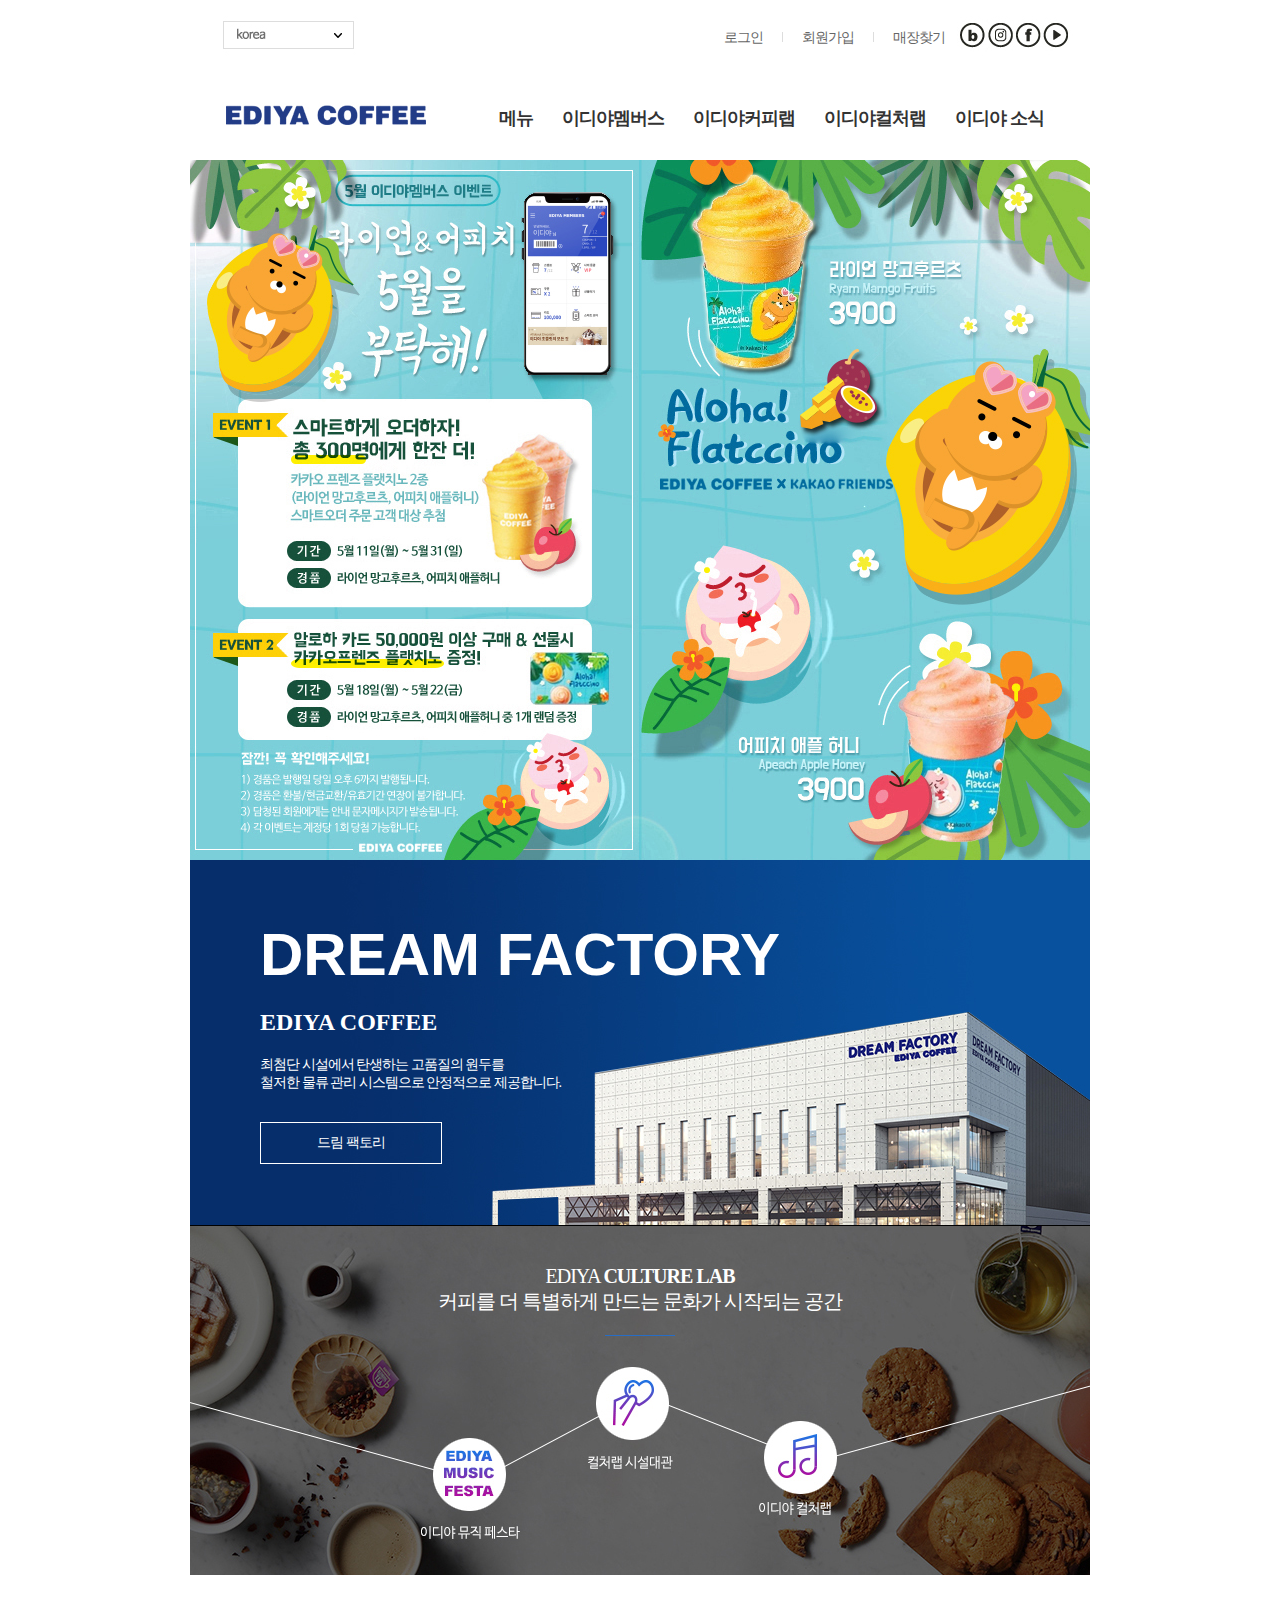
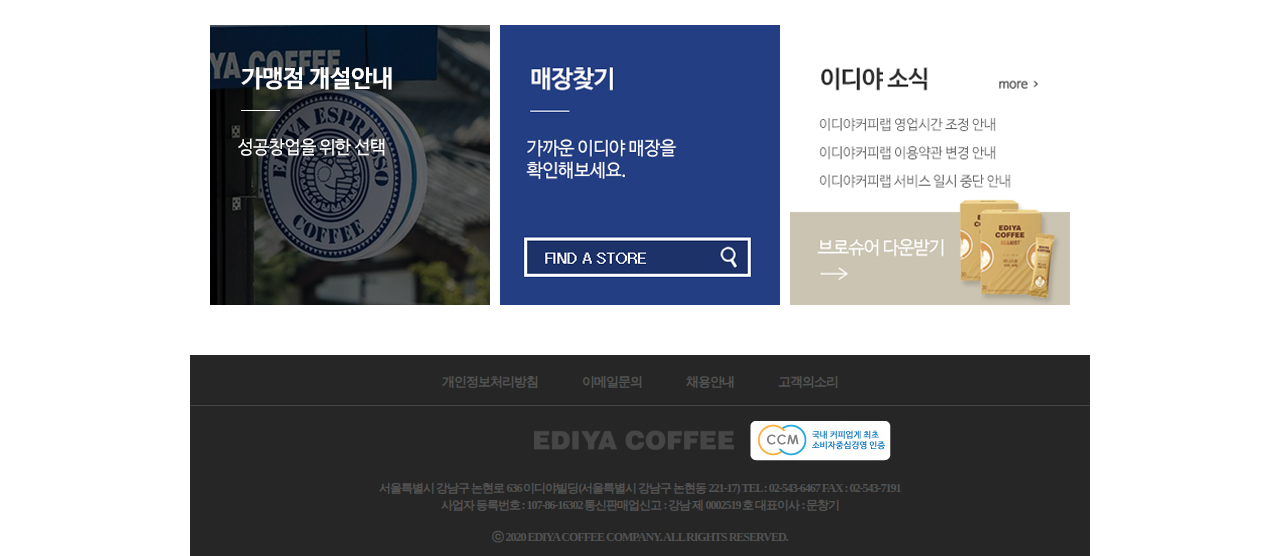
<file: index.html>
<!DOCTYPE html>
<html lang="en">

<head>
    <meta charset="UTF-8">
    <meta name="viewport" content="width=device-width, initial-scale=1.0">
    <title>이디야커피</title>
    <link rel="stylesheet" href="css/ediya.css">
</head>

<body>

    <!-- 상단메뉴 -->
    <div id="top_menu">
        <p><img src="images/top_select.jpg"></p>
        <p class="login"><a href="login.html">로그인</a></p>
        <p class="line"></p>
        <p><a href="login.html">회원가입</a></p>
        <p class="line"></p>
        <p><a href="login.html">매장찾기</a></p>
        <p><img src="images/top_btn.jpg" usemap="#top_btn"></p>

        <map name="top_btn">
            <area shape="rect" coords="8,20,35,50" href="http://band.us" target="_blank" title="네이버밴드">
            <area shape="rect" coords="35,20,65,50" href="http://instagram.com" target="_blank" title="인스타그램">
        </map>
    </div>

    <!-- 로고&메뉴 -->
    <div id="nav">
        <p><a href="ediya.html"><img src="images/logo.jpg"></a></p>
        <p><a href="menu.html">메뉴</a></p>
        <p><a href="member.html">이디야멤버스</a></p>
        <p><a href="coffelab.html">이디야커피랩</a></p>
        <p><a href="culturelab.html">이디야컬처랩</a></p>
        <p><a href="event.html">이디야 소식</a></p>
    </div>
    <!-- 공통상단메뉴 끝 -->



    <!-- 메인이미지 -->
    <div id="main">
        <img src="images/mainimg.jpg">
    </div>

    <!-- 드림팩토리 -->
    <div id="banner1">
        <h2>dream factory</h2>
        <h4>ediya coffee</h4>
        <h6>
            최첨단 시설에서 탄생하는 고품질의 원두를<br>
            철저한 물류 관리 시스템으로 안정적으로 제공합니다.
        </h6>

        <p class="btn">드림 팩토리</p>
    </div>

    <!-- 컬처랩 -->
    <div id="banner2">

        <p class="txt">
            EDIYA <span>CULTURE LAB</span><br>
            커피를 더 특별하게 만드는 문화가 시작되는 공간
        </p>

        <p class="line"></p>

    </div>

    <!-- 하단3단배너 -->
    <div id="down_info">
        <p><img src="images/down_banner1.jpg"></p>
        <p><img src="images/down_banner2.jpg"></p>
        <p><img src="images/down_banner3.jpg"></p>
    </div>

    <!-- 공통하단 시작 -->
    <!-- 하단메뉴 -->
    <div id="down_menu">
        <p><a href="#a">개인정보처리방침</a></p>
        <p><a href="#a">이메일문의</a></p>
        <p><a href="#a">채용안내</a></p>
        <p><a href="#a">고객의소리</a></p>
    </div>

    <!-- 카피라이트 -->
    <div id="copyright">
        <p class="img"><a href="#"><img src="images/down_logo.jpg"></a> <a href="#a"><img src="images/ccm_logo.jpg"></a>
        </p>
        <p class="txt">
            서울특별시 강남구 논현로 636 이디야빌딩(서울특별시 강남구 논현동 221-17) TEL : 02-543-6467 FAX : 02-543-7191<br>
            사업자 등록번호 : 107-86-16302 통신판매업신고 : 강남 제 0002519 호 대표이사 : 문창기<br>
            <br>
            ⓒ 2020 EDIYA COFFEE COMPANY. ALL RIGHTS RESERVED.
        </p>
    </div>

</body>

</html>
</file>
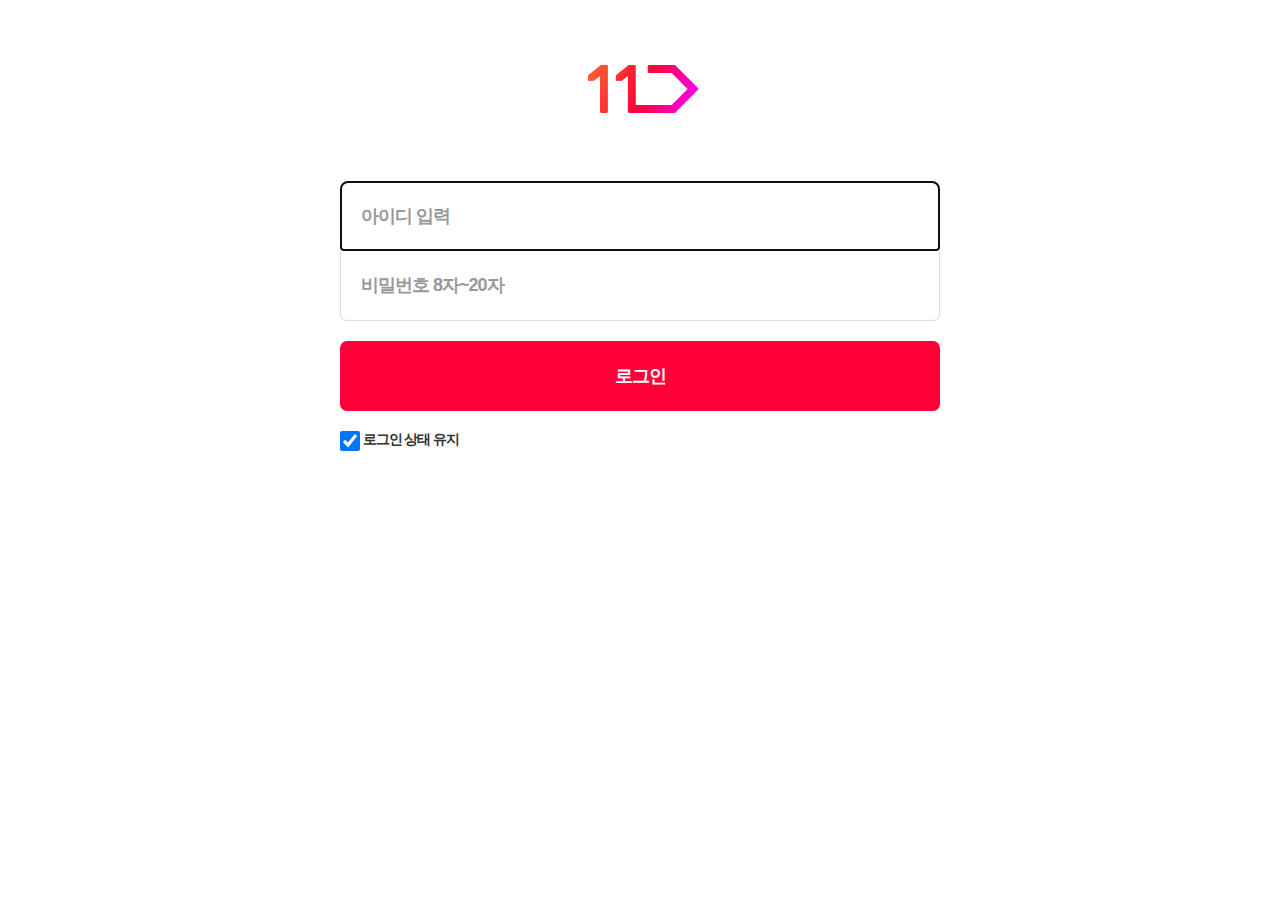
<file: 11번가로그인.html>
<!DOCTYPE html>
<html lang="en">
<head>
    <meta charset="UTF-8">
    <meta name="viewport" content="width=device-width, initial-scale=1.0">
    <title>Document</title>

    <style>
        * { padding: 0 ; margin: 0;}
        form fieldset {
            width: 800px; height: 600px;
            margin: 0 auto;
            border: 0; 
            text-align: center;
            
        }
        form fieldset p.logo {
            padding-top: 50px;
        }

        input[type="text"] {
            width: 600px; height: 70px;
            border: 1px solid #ddd;
            border-radius: 7px 7px 0 0;
            margin-top: 50px;

            padding-left: 20px;
            box-sizing: border-box;
        }
        input[type="password"] {
            width: 600px; height: 70px;
            border: 1px solid #ddd;
            border-top: 0;
            border-radius: 0 0 7px 7px;

            padding-left: 20px;
            box-sizing: border-box;
        }
        input[placeholder]{
            font-size: 18px; font-weight: bold; letter-spacing: -1px;
        } 

        /*색상변경시 불러오는방법*/
        ::placeholder {
            color:#999;
        }

        input[type="submit"] {
            width: 600px; height: 70px;
            background: #ff0038;
            color:#fff; font-size: 18px; font-weight: bold; letter-spacing: -1px;
            border: 0;
            border-radius: 7px;
            margin-top: 20px;
            cursor: pointer;
        }

        input[type="checkbox"] {
            width: 20px; height: 20px;
            vertical-align: middle;
        }

        form fieldset p.check {
            width: 600px;
            margin: 20px auto;
            text-align: left;

            color:#333; font-size: 14px; 
            letter-spacing: -1px;
            font-weight: bold;

        }

    </style>

</head>
<body>
    <form>
        <fieldset>
            <p class="logo"><img src="images/11st_logo.jpg"></p>
            <p><input type="text" placeholder="아이디 입력" autofocus></p>
            <p><input type="password" placeholder="비밀번호 8자~20자" minlength="8" maxlength="20"></p>
            <p><input type="submit" value="로그인"></p>
            <p class="check"><input type="checkbox" checked> 로그인 상태 유지</p>
        </fieldset>
    </form>
</body>
</html>
</file>
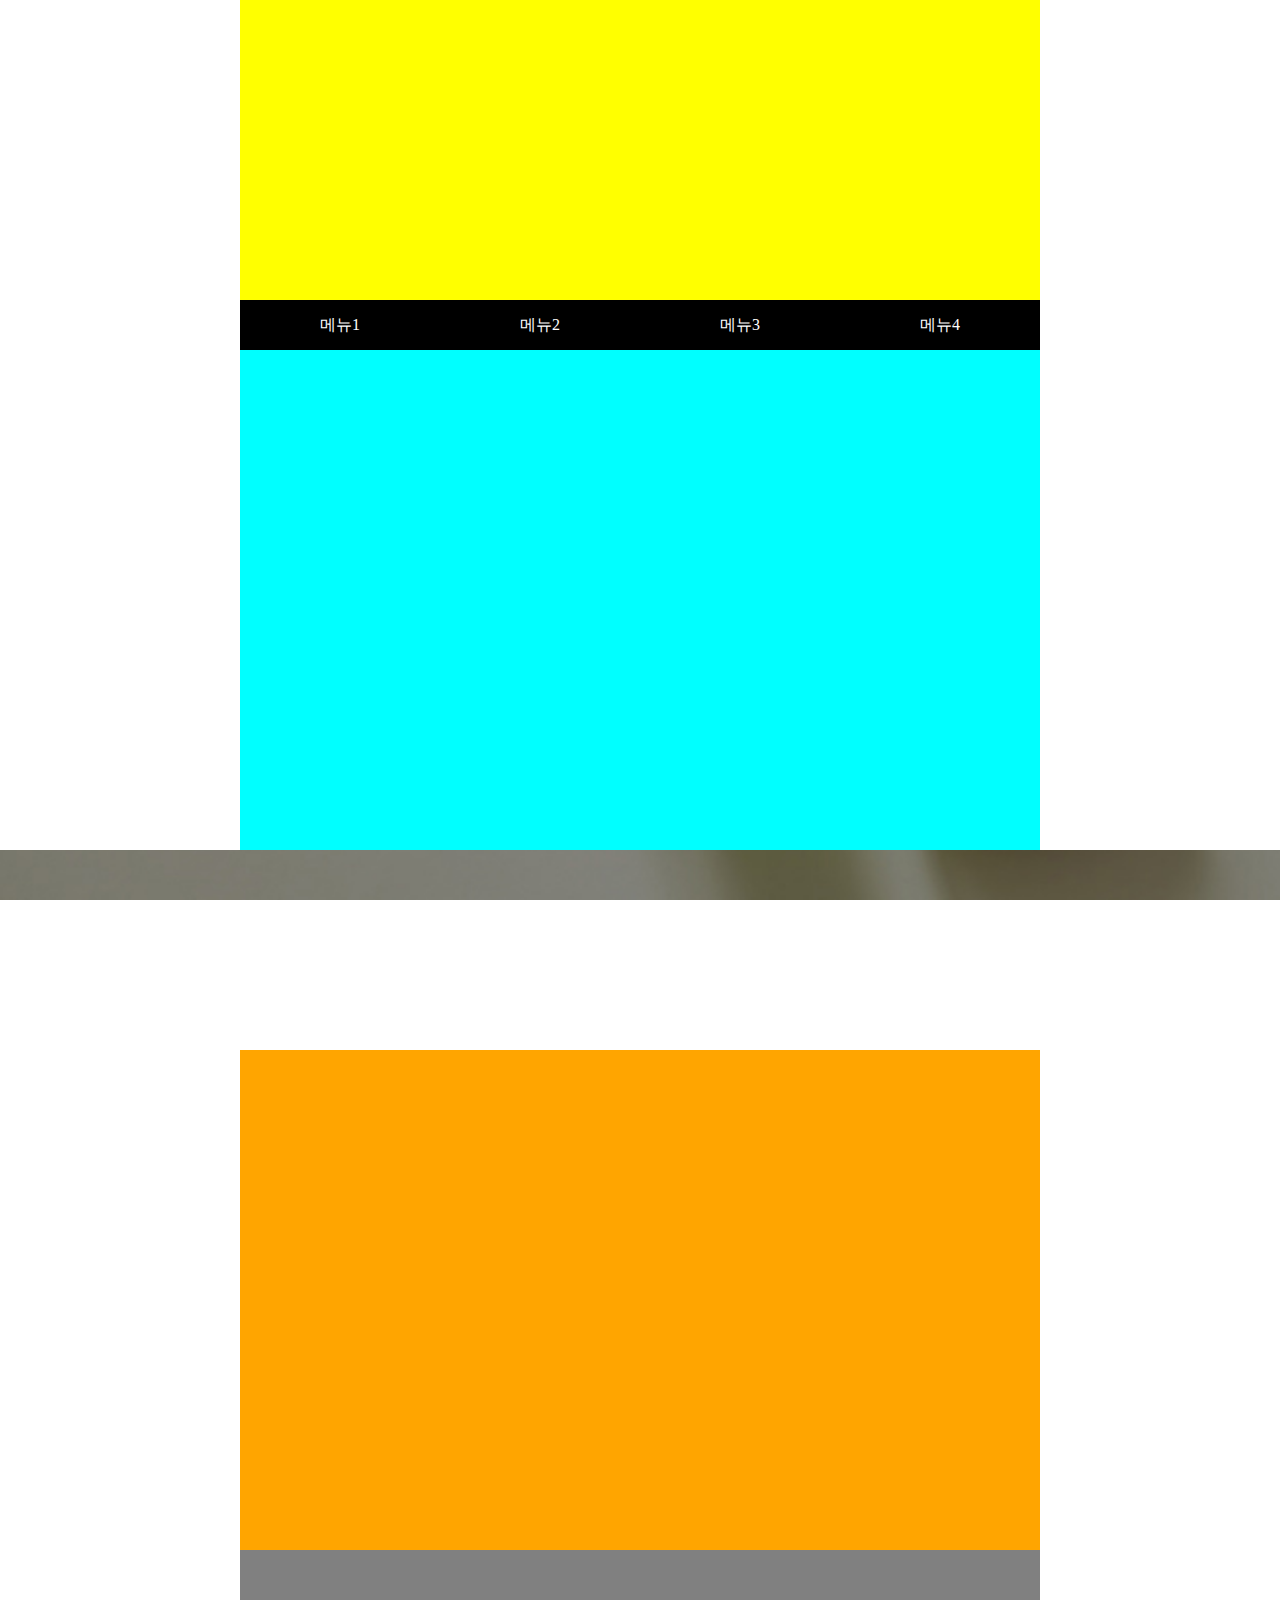
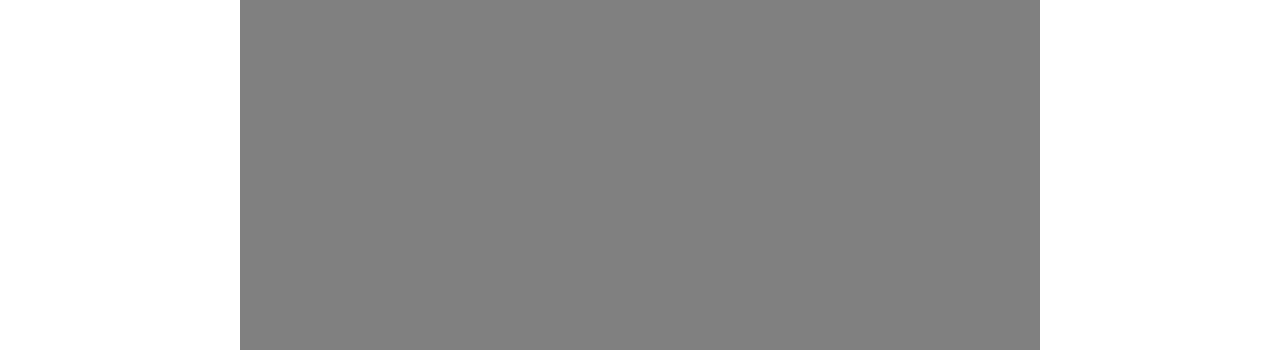
<file: background-attachment.html>
<!DOCTYPE html>
<html lang="en">
<head>
    <meta charset="UTF-8">
    <meta name="viewport" content="width=device-width, initial-scale=1.0">
    <title>Document</title>
    <link rel="stylesheet" href="css/background-attachment.css">

    <div id="top"></div>

    <div id="nav">
        <ul>
            <li><a href="#a">메뉴1</a>
                <ul class="sub">
                    <li><a href="#a">서브메뉴1</a></li>
                    <li><a href="#a">서브메뉴2</a></li>
                    <li><a href="#a">서브메뉴3</a></li>
                </ul>
            </li>
            <li><a href="#a">메뉴2</a>
                <ul class="sub">
                    <li><a href="#a">서브메뉴1</a></li>
                    <li><a href="#a">서브메뉴2</a></li>
                    <li><a href="#a">서브메뉴3</a></li>
                </ul>
            </li>
            <li><a href="#a">메뉴3</a>
                <ul class="sub">
                    <li><a href="#a">서브메뉴1</a></li>
                    <li><a href="#a">서브메뉴2</a></li>
                    <li><a href="#a">서브메뉴2</a></li>
                </ul>
            </li>
            <li><a href="#a">메뉴4</a>
                <ul class="sub">
                    <li><a href="#a">서브메뉴1</a></li>
                    <li><a href="#a">서브메뉴2</a></li>
                    <li><a href="#a">서브메뉴3</a></li>
                </ul>
            </li>
        </ul>
    </div>

    <div id="main"></div>

<div id="wrap_banner">
    <div id="banner">
        <p class="txt">공지사항을 확인하세요.</p>
        <p class="btn">바로가기</p>
    </div>
</div>

    <div id="down"></div>
    <div id="copy"></div>
</head>
<body>
    
</body>
</html>
</file>
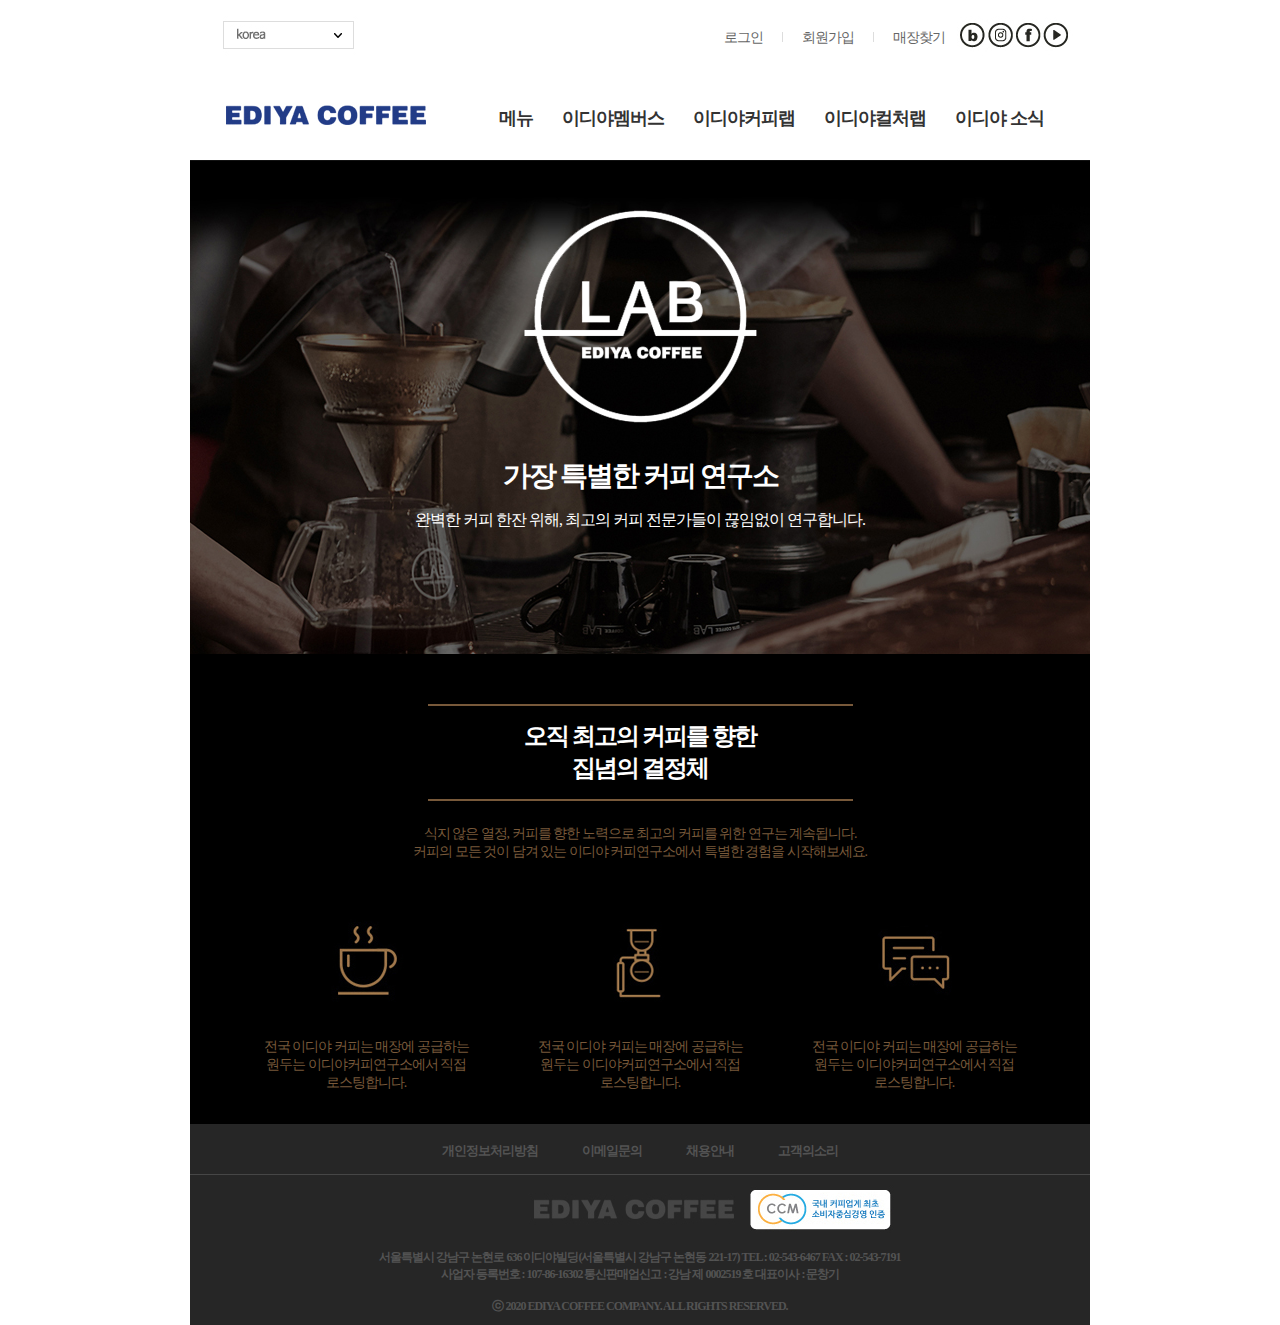
<file: coffelab.html>
<!DOCTYPE html>
<html lang="en">

<head>
    <meta charset="UTF-8">
    <meta name="viewport" content="width=device-width, initial-scale=1.0">
    <title>이디야커피</title>
    <link rel="stylesheet" href="css/coffeelab.css">
</head>

<body>

    <!-- 상단메뉴 -->
    <div id="top_menu">
        <p><img src="images/top_select.jpg"></p>
        <p class="login"><a href="#a">로그인</a></p>
        <p class="line"></p>
        <p><a href="#a">회원가입</a></p>
        <p class="line"></p>
        <p><a href="#a">매장찾기</a></p>
        <p><img src="images/top_btn.jpg" usemap="#top_btn"></p>

        <map name="top_btn">
            <area shape="rect" coords="8,20,35,50" href="http://band.us" target="_blank" title="네이버밴드">
            <area shape="rect" coords="35,20,65,50" href="http://instagram.com" target="_blank" title="인스타그램">
        </map>
    </div>

    <!-- 로고&메뉴 -->
    <div id="nav">
        <p><a href="ediya.html"><img src="images/logo.jpg"></a></p>
        <p><a href="menu.html">메뉴</a></p>
        <p><a href="member.html">이디야멤버스</a></p>
        <p><a href="coffelab.html">이디야커피랩</a></p>
        <p><a href="culturelab.html">이디야컬처랩</a></p>
        <p><a href="event.html">이디야 소식</a></p>
    </div>
    <!-- 공통상단메뉴 끝 -->



    <!-- 커피랩 영역시작 -->
    <div id="coffeelab_section1">
        <p class="img"><img src="images/coffeelab_logo.png"></p>
        <h2>가장 특별한 커피 연구소</h2>
        <p class="txt">완벽한 커피 한잔 위해, 최고의 커피 전문가들이 끊임없이 연구합니다.</p>
    </div>

    <!-- 중앙영역 상단 -->
    <div id="coffeelab_section2">
        <p class="line1"></p>
        <h2>
            오직 최고의 커피를 향한<br>
            집념의 결정체
        </h2>
        <p class="line2"></p>
        <p class="txt">
            식지 않은 열정, 커피를 향한 노력으로 최고의 커피를 위한 연구는 계속됩니다.<br>
            커피의 모든 것이 담겨 있는 이디야 커피연구소에서 특별한 경험을 시작해보세요.
        </p>
    </div>

    <!-- 중앙영역 하단 -->
   <div id="coffeelab_section3">

     <div class="box">
        <p class="img"><img src="images/coffeelab_icon1.jpg"></p>
        <p class="txt">
            전국 이디야 커피는 매장에 공급하는<br>
            원두는 이디야커피연구소에서 직접<br>
            로스팅합니다.
        </p>
     </div>

     <div class="box">
        <p class="img"><img src="images/coffeelab_icon2.jpg"></p>
        <p class="txt">
            전국 이디야 커피는 매장에 공급하는<br>
            원두는 이디야커피연구소에서 직접<br>
            로스팅합니다.
        </p>
     </div>

     <div class="box">
        <p class="img"><img src="images/coffeelab_icon3.jpg"></p>
        <p class="txt">
            전국 이디야 커피는 매장에 공급하는<br>
            원두는 이디야커피연구소에서 직접<br>
            로스팅합니다.
        </p>
     </div>

   </div>

    <!-- 공통하단 시작 -->
    <!-- 하단메뉴 -->
    <div id="down_menu">
        <p><a href="#a">개인정보처리방침</a></p>
        <p><a href="#a">이메일문의</a></p>
        <p><a href="#a">채용안내</a></p>
        <p><a href="#a">고객의소리</a></p>
    </div>

    <!-- 카피라이트 -->
    <div id="copyright">
        <p class="img"><a href="#"><img src="images/down_logo.jpg"></a> <a href="#a"><img src="images/ccm_logo.jpg"></a>
        </p>
        <p class="txt">
            서울특별시 강남구 논현로 636 이디야빌딩(서울특별시 강남구 논현동 221-17) TEL : 02-543-6467 FAX : 02-543-7191<br>
            사업자 등록번호 : 107-86-16302 통신판매업신고 : 강남 제 0002519 호 대표이사 : 문창기<br>
            <br>
            ⓒ 2020 EDIYA COFFEE COMPANY. ALL RIGHTS RESERVED.
        </p>
    </div>

</body>

</html>
</file>
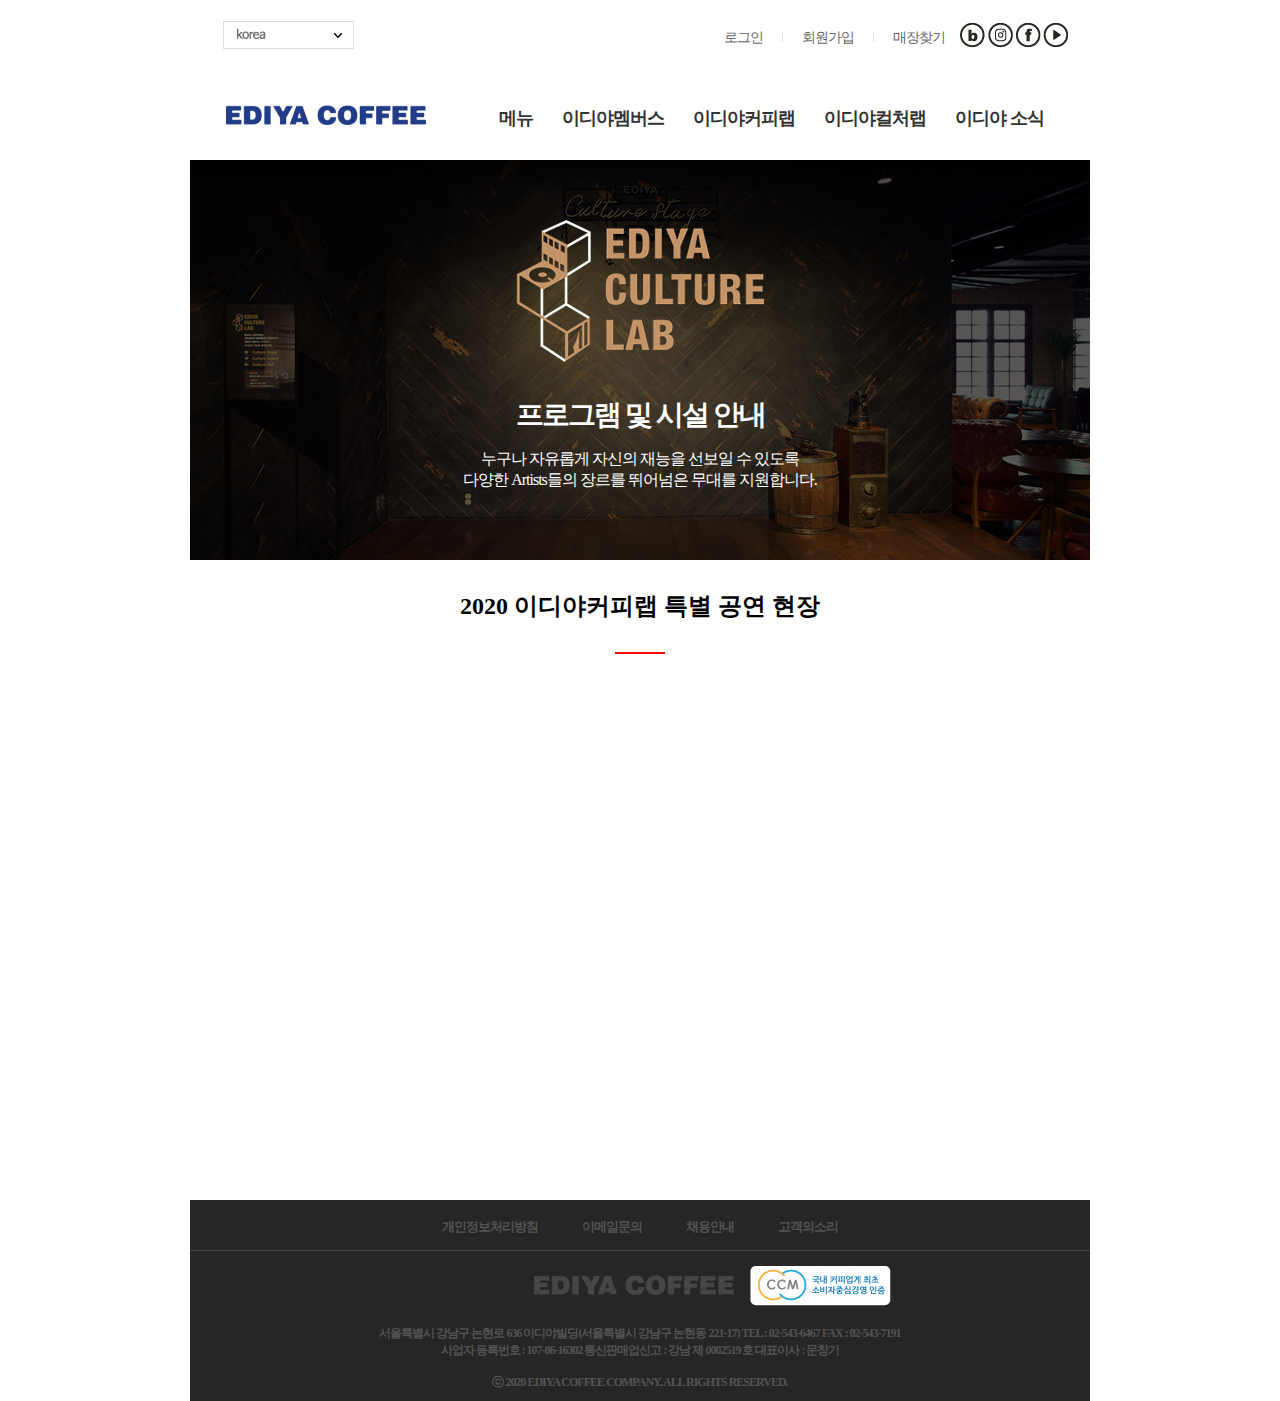
<file: culturelab.html>
<!DOCTYPE html>
<html lang="en">

<head>
    <meta charset="UTF-8">
    <meta name="viewport" content="width=device-width, initial-scale=1.0">
    <title>이디야커피</title>
    <link rel="stylesheet" href="css/culturelab.css">
</head>

<body>

    <!-- 상단메뉴 -->
    <div id="top_menu">
        <p><img src="images/top_select.jpg"></p>
        <p class="login"><a href="#a">로그인</a></p>
        <p class="line"></p>
        <p><a href="#a">회원가입</a></p>
        <p class="line"></p>
        <p><a href="#a">매장찾기</a></p>
        <p><img src="images/top_btn.jpg" usemap="#top_btn"></p>

        <map name="top_btn">
            <area shape="rect" coords="8,20,35,50" href="http://band.us" target="_blank" title="네이버밴드">
            <area shape="rect" coords="35,20,65,50" href="http://instagram.com" target="_blank" title="인스타그램">
        </map>
    </div>

    <!-- 로고&메뉴 -->
    <div id="nav">
        <p><a href="ediya.html"><img src="images/logo.jpg"></a></p>
        <p><a href="menu.html">메뉴</a></p>
        <p><a href="member.html">이디야멤버스</a></p>
        <p><a href="coffelab.html">이디야커피랩</a></p>
        <p><a href="culturelab.html">이디야컬처랩</a></p>
        <p><a href="event.html">이디야 소식</a></p>
    </div>
    <!-- 공통상단메뉴 끝 -->



    <!-- 컬처랩 영역시작 -->
    <div id="culturelab_section1">
        <p class="img"><img src="images/culturelab_logo.png"></p>
        <h2>프로그램 및 시설 안내</h2>
        <p class="txt">
            누구나 자유롭게 자신의 재능을 선보일 수 있도록<br>
            다양한 Artists들의 장르를 뛰어넘은 무대를 지원합니다.
        </p>
    </div>

    <!-- 이디야 특별 공연현장 영역 -->
    <div id="culturelab_section2">

        <h2>2020 이디야커피랩 특별 공연 현장</h2>

        <p class="line"></p>

        <p class="img">
            <iframe width="822" height="458" src="https://www.youtube.com/embed/XRBPmeS1NYE"
                title="[JazzMusicKorea] 재즈뮤직코리아 스윙 앙상블 -  Deed I do" frameborder="0"
                allow="accelerometer; autoplay; clipboard-write; encrypted-media; gyroscope; picture-in-picture; web-share"
                referrerpolicy="strict-origin-when-cross-origin" allowfullscreen></iframe>
        </p>


    </div>


    <!-- 공통하단 시작 -->
    <!-- 하단메뉴 -->
    <div id="down_menu">
        <p><a href="#a">개인정보처리방침</a></p>
        <p><a href="#a">이메일문의</a></p>
        <p><a href="#a">채용안내</a></p>
        <p><a href="#a">고객의소리</a></p>
    </div>

    <!-- 카피라이트 -->
    <div id="copyright">
        <p class="img"><a href="#"><img src="images/down_logo.jpg"></a> <a href="#a"><img src="images/ccm_logo.jpg"></a>
        </p>
        <p class="txt">
            서울특별시 강남구 논현로 636 이디야빌딩(서울특별시 강남구 논현동 221-17) TEL : 02-543-6467 FAX : 02-543-7191<br>
            사업자 등록번호 : 107-86-16302 통신판매업신고 : 강남 제 0002519 호 대표이사 : 문창기<br>
            <br>
            ⓒ 2020 EDIYA COFFEE COMPANY. ALL RIGHTS RESERVED.
        </p>
    </div>

</body>

</html>
</file>
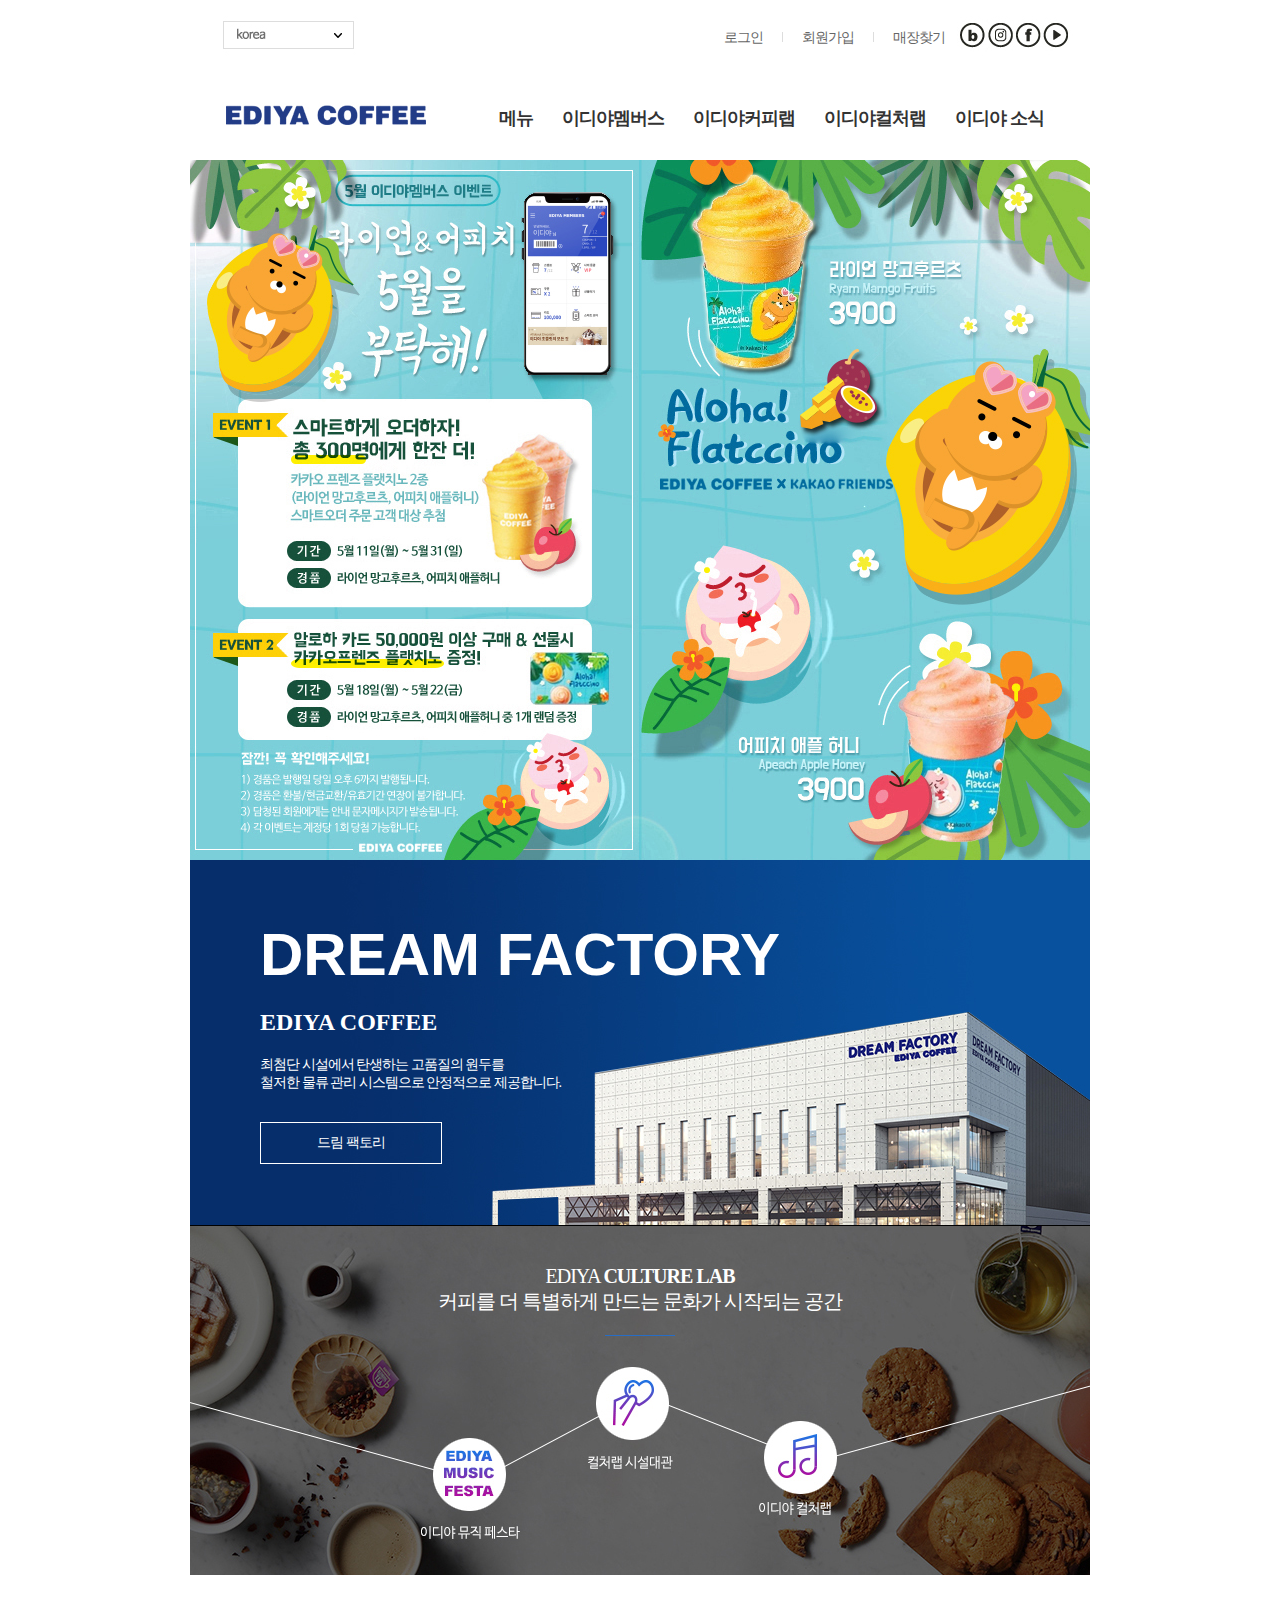
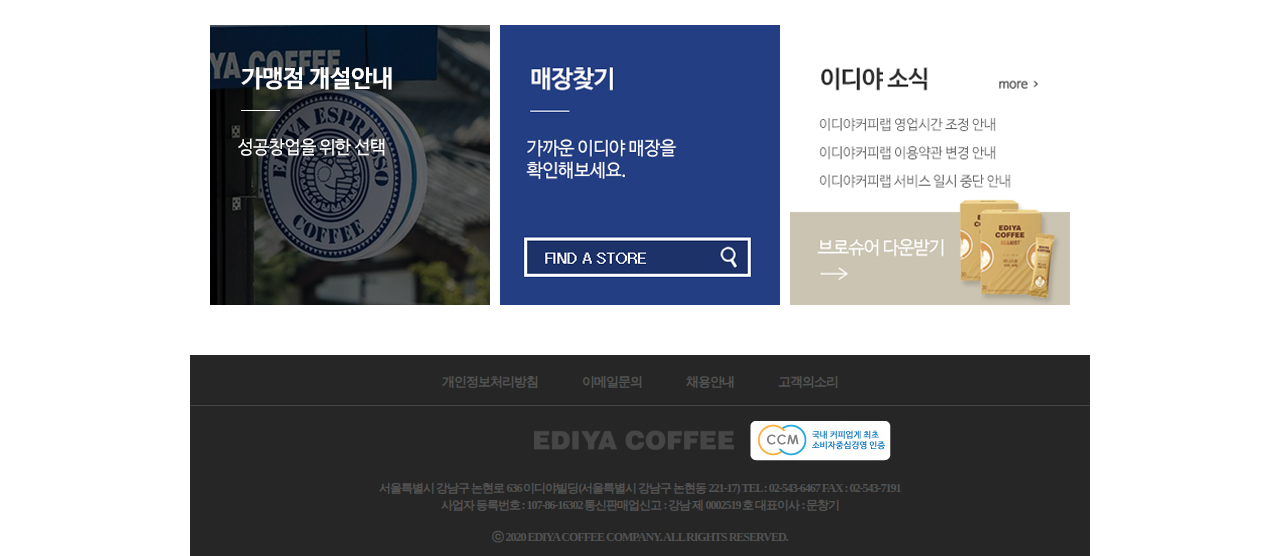
<file: ediya.html>
<!DOCTYPE html>
<html lang="en">

<head>
    <meta charset="UTF-8">
    <meta name="viewport" content="width=device-width, initial-scale=1.0">
    <title>이디야커피</title>
    <link rel="stylesheet" href="css/ediya.css">
</head>

<body>

    <!-- 상단메뉴 -->
    <div id="top_menu">
        <p><img src="images/top_select.jpg"></p>
        <p class="login"><a href="#a">로그인</a></p>
        <p class="line"></p>
        <p><a href="#a">회원가입</a></p>
        <p class="line"></p>
        <p><a href="#a">매장찾기</a></p>
        <p><img src="images/top_btn.jpg" usemap="#top_btn"></p>

        <map name="top_btn">
            <area shape="rect" coords="8,20,35,50" href="http://band.us" target="_blank" title="네이버밴드">
            <area shape="rect" coords="35,20,65,50" href="http://instagram.com" target="_blank" title="인스타그램">
        </map>
    </div>

    <!-- 로고&메뉴 -->
    <div id="nav">
        <p><a href="ediya.html"><img src="images/logo.jpg"></a></p>
        <p><a href="menu.html">메뉴</a></p>
        <p><a href="member.html">이디야멤버스</a></p>
        <p><a href="coffelab.html">이디야커피랩</a></p>
        <p><a href="culturelab.html">이디야컬처랩</a></p>
        <p><a href="event.html">이디야 소식</a></p>
    </div>
    <!-- 공통상단메뉴 끝 -->



    <!-- 메인이미지 -->
    <div id="main">
        <img src="images/mainimg.jpg">
    </div>

    <!-- 드림팩토리 -->
    <div id="banner1">
        <h2>dream factory</h2>
        <h4>ediya coffee</h4>
        <h6>
            최첨단 시설에서 탄생하는 고품질의 원두를<br>
            철저한 물류 관리 시스템으로 안정적으로 제공합니다.
        </h6>

        <p class="btn">드림 팩토리</p>
    </div>

    <!-- 컬처랩 -->
    <div id="banner2">

        <p class="txt">
            EDIYA <span>CULTURE LAB</span><br>
            커피를 더 특별하게 만드는 문화가 시작되는 공간
        </p>

        <p class="line"></p>

    </div>

    <!-- 하단3단배너 -->
    <div id="down_info">
        <p><img src="images/down_banner1.jpg"></p>
        <p><img src="images/down_banner2.jpg"></p>
        <p><img src="images/down_banner3.jpg"></p>
    </div>

    <!-- 공통하단 시작 -->
    <!-- 하단메뉴 -->
    <div id="down_menu">
        <p><a href="#a">개인정보처리방침</a></p>
        <p><a href="#a">이메일문의</a></p>
        <p><a href="#a">채용안내</a></p>
        <p><a href="#a">고객의소리</a></p>
    </div>

    <!-- 카피라이트 -->
    <div id="copyright">
        <p class="img"><a href="#"><img src="images/down_logo.jpg"></a> <a href="#a"><img src="images/ccm_logo.jpg"></a>
        </p>
        <p class="txt">
            서울특별시 강남구 논현로 636 이디야빌딩(서울특별시 강남구 논현동 221-17) TEL : 02-543-6467 FAX : 02-543-7191<br>
            사업자 등록번호 : 107-86-16302 통신판매업신고 : 강남 제 0002519 호 대표이사 : 문창기<br>
            <br>
            ⓒ 2020 EDIYA COFFEE COMPANY. ALL RIGHTS RESERVED.
        </p>
    </div>

</body>

</html>
</file>
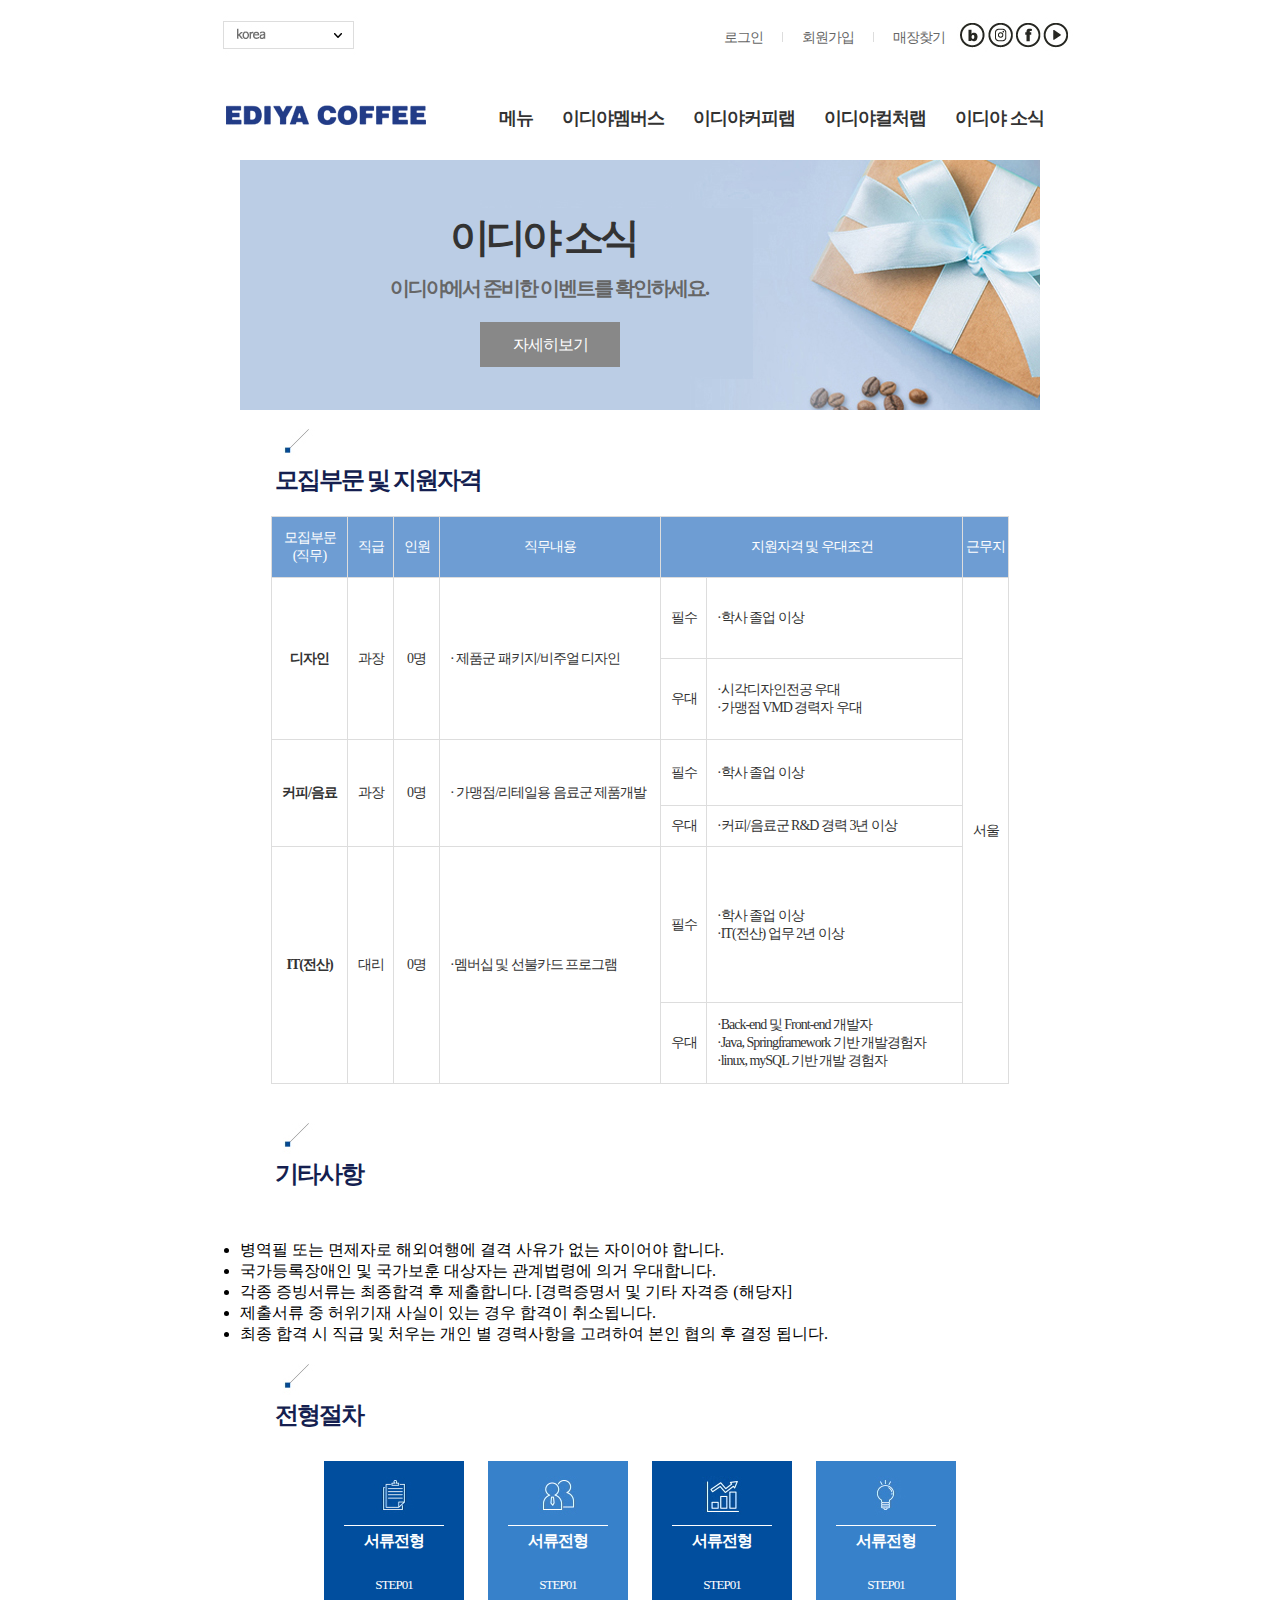
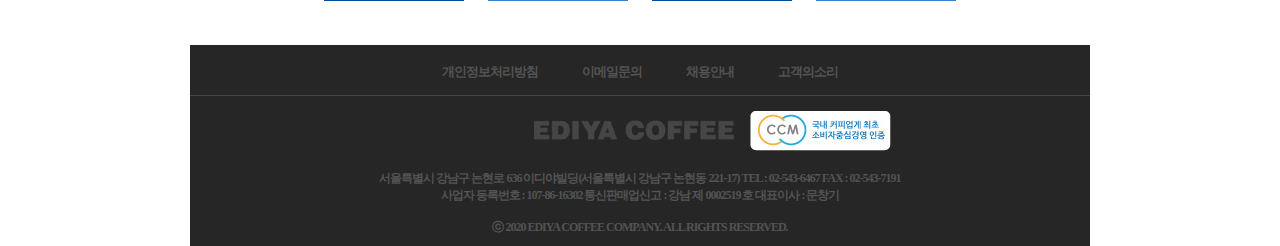
<file: event.html>
<!DOCTYPE html>
<html lang="en">

<head>
    <meta charset="UTF-8">
    <meta name="viewport" content="width=device-width, initial-scale=1.0">
    <title>이디야커피</title>
    <link rel="stylesheet" href="css/event.css">
</head>

<body>

    <!-- 상단메뉴 -->
    <div id="top_menu">
        <p><img src="images/top_select.jpg"></p>
        <p class="login"><a href="#a">로그인</a></p>
        <p class="line"></p>
        <p><a href="#a">회원가입</a></p>
        <p class="line"></p>
        <p><a href="#a">매장찾기</a></p>
        <p><img src="images/top_btn.jpg" usemap="#top_btn"></p>

        <map name="top_btn">
            <area shape="rect" coords="8,20,35,50" href="http://band.us" target="_blank" title="네이버밴드">
            <area shape="rect" coords="35,20,65,50" href="http://instagram.com" target="_blank" title="인스타그램">
        </map>
    </div>

    <!-- 로고&메뉴 -->
    <div id="nav">
        <p><a href="ediya.html"><img src="images/logo.jpg"></a></p>
        <p><a href="menu.html">메뉴</a></p>
        <p><a href="member.html">이디야멤버스</a></p>
        <p><a href="coffelab.html">이디야커피랩</a></p>
        <p><a href="culturelab.html">이디야컬처랩</a></p>
        <p><a href="event.html">이디야 소식</a></p>
    </div>
    <!-- 공통상단메뉴 끝 -->



    <!-- 이벤트 영역시작 -->
    <div id="event_section1">
        <h2>이디야 소식</h2>
        <h4>이디야에서 준비한 이벤트를 확인하세요.</h4>
        <p class="btn">자세히보기</p>
    </div>

    <!-- 이디야소식 표/기타사항 영역 -->
    <div id="event_section2">

        <p class="img"><img src="images/title_icon.jpg"></p>
        <p class="txt">모집부문 및 지원자격</p>

        <table>
            <tr class="first">
                <td width="75" height="60">
                    모집부문<br>
                    (직무)
                </td>
                <td width="45">직급</td>
                <td width="45">인원</td>
                <td width="220">직무내용</td>
                <td colspan="2">지원자격 및 우대조건</td>
                <td width="45">근무지</td>
            </tr>

            <tr>
                <td rowspan="2"><span>디자인</span></td>
                <td rowspan="2">과장</td>
                <td rowspan="2">0명</td>
                <td rowspan="2" class="left">· 제품군 패키지/비주얼 디자인</td>
                <td width="45" height="80">필수</td>
                <td width="245" class="left">
                    ·학사 졸업 이상
                </td>
                <td rowspan="6">서울</td>
            </tr>

            <tr>
                <td height="80">우대</td>
                <td class="left">
                    ·시각디자인전공 우대<br>
                    ·가맹점 VMD 경력자 우대<br>
                  
                </td>
            </tr>


            <tr>
                <td rowspan="2"><span>커피/음료</span></td>
                <td rowspan="2">과장</td>
                <td rowspan="2">0명</td>
                <td rowspan="2" class="left">
                    · 가맹점/리테일용 음료군 제품개발
                </td>
                <td height="65">필수</td>
                <td class="left">
                    ·학사 졸업 이상
                </td>
            </tr>

            <tr>
                <td height="40">우대</td>
                <td class="left">
                    ·커피/음료군 R&D 경력 3년 이상
                </td>
            </tr>


            <tr>
                <td rowspan="2"><span>IT(전산)</span></td>
                <td rowspan="2">대리</td>
                <td rowspan="2">0명</td>
                <td rowspan="2" class="left">
                    ·멤버십 및 선불카드 프로그램
                </td>
                <td height="155">필수</td>
                <td class="left">
                    ·학사 졸업 이상<br>
                    ·IT(전산) 업무 2년 이상
                </td>
            </tr>

            <tr>
                <td height="80">우대</td>
                <td class="left">
                    ·Back-end 및 Front-end 개발자<br>
                    ·Java, Springframework 기반 개발경험자<br>
                    ·linux, mySQL 기반 개발 경험자
                </td>
            </tr>


        </table>

        <p class="img"><img src="images/title_icon.jpg"></p>
        <p class="txt">기타사항</p>
        <p class="etc">
            <ul>
                <li>병역필 또는 면제자로 해외여행에 결격 사유가 없는 자이어야 합니다.</li>
                <li>국가등록장애인 및 국가보훈 대상자는 관계법령에 의거 우대합니다.</li>
                <li>각종 증빙서류는 최종합격 후 제출합니다. [경력증명서 및 기타 자격증 (해당자]</li>
                <li>제출서류 중 허위기재 사실이 있는 경우 합격이 취소됩니다.</li>
                <li>최종 합격 시 직급 및 처우는 개인 별 경력사항을 고려하여 본인 협의 후 결정 됩니다.</li>
            </ul>
           </p>
    </div>

    <!-- 전형절차 -->
    <div id="event_section3">
        <p class="img"><img src="images/title_icon.jpg"></p>
        <p class="txt">전형절차</p>

        <div class="box1">
            <p class="icon"><img src="images/event_down_icon1.jpg"></p>
            <p class="line"></p>
            <p class="txt1">서류전형</p>
            <p class="txt2">STEP01</p>
        </div>

        <div class="box2">
            <p class="icon"><img src="images/event_down_icon2.jpg"></p>
            <p class="line"></p>
            <p class="txt1">서류전형</p>
            <p class="txt2">STEP01</p>
        </div>

        <div class="box3">
            <p class="icon"><img src="images/event_down_icon3.jpg"></p>
            <p class="line"></p>
            <p class="txt1">서류전형</p>
            <p class="txt2">STEP01</p>
        </div>

        <div class="box4">
            <p class="icon"><img src="images/event_down_icon4.jpg"></p>
            <p class="line"></p>
            <p class="txt1">서류전형</p>
            <p class="txt2">STEP01</p>
        </div>

    </div>


    <!-- 공통하단 시작 -->
    <!-- 하단메뉴 -->
    <div id="down_menu">
        <p><a href="#a">개인정보처리방침</a></p>
        <p><a href="#a">이메일문의</a></p>
        <p><a href="#a">채용안내</a></p>
        <p><a href="#a">고객의소리</a></p>
    </div>

    <!-- 카피라이트 -->
    <div id="copyright">
        <p class="img"><a href="#"><img src="images/down_logo.jpg"></a> <a href="#a"><img src="images/ccm_logo.jpg"></a>
        </p>
        <p class="txt">
            서울특별시 강남구 논현로 636 이디야빌딩(서울특별시 강남구 논현동 221-17) TEL : 02-543-6467 FAX : 02-543-7191<br>
            사업자 등록번호 : 107-86-16302 통신판매업신고 : 강남 제 0002519 호 대표이사 : 문창기<br>
            <br>
            ⓒ 2020 EDIYA COFFEE COMPANY. ALL RIGHTS RESERVED.
        </p>
    </div>

</body>

</html>
</file>
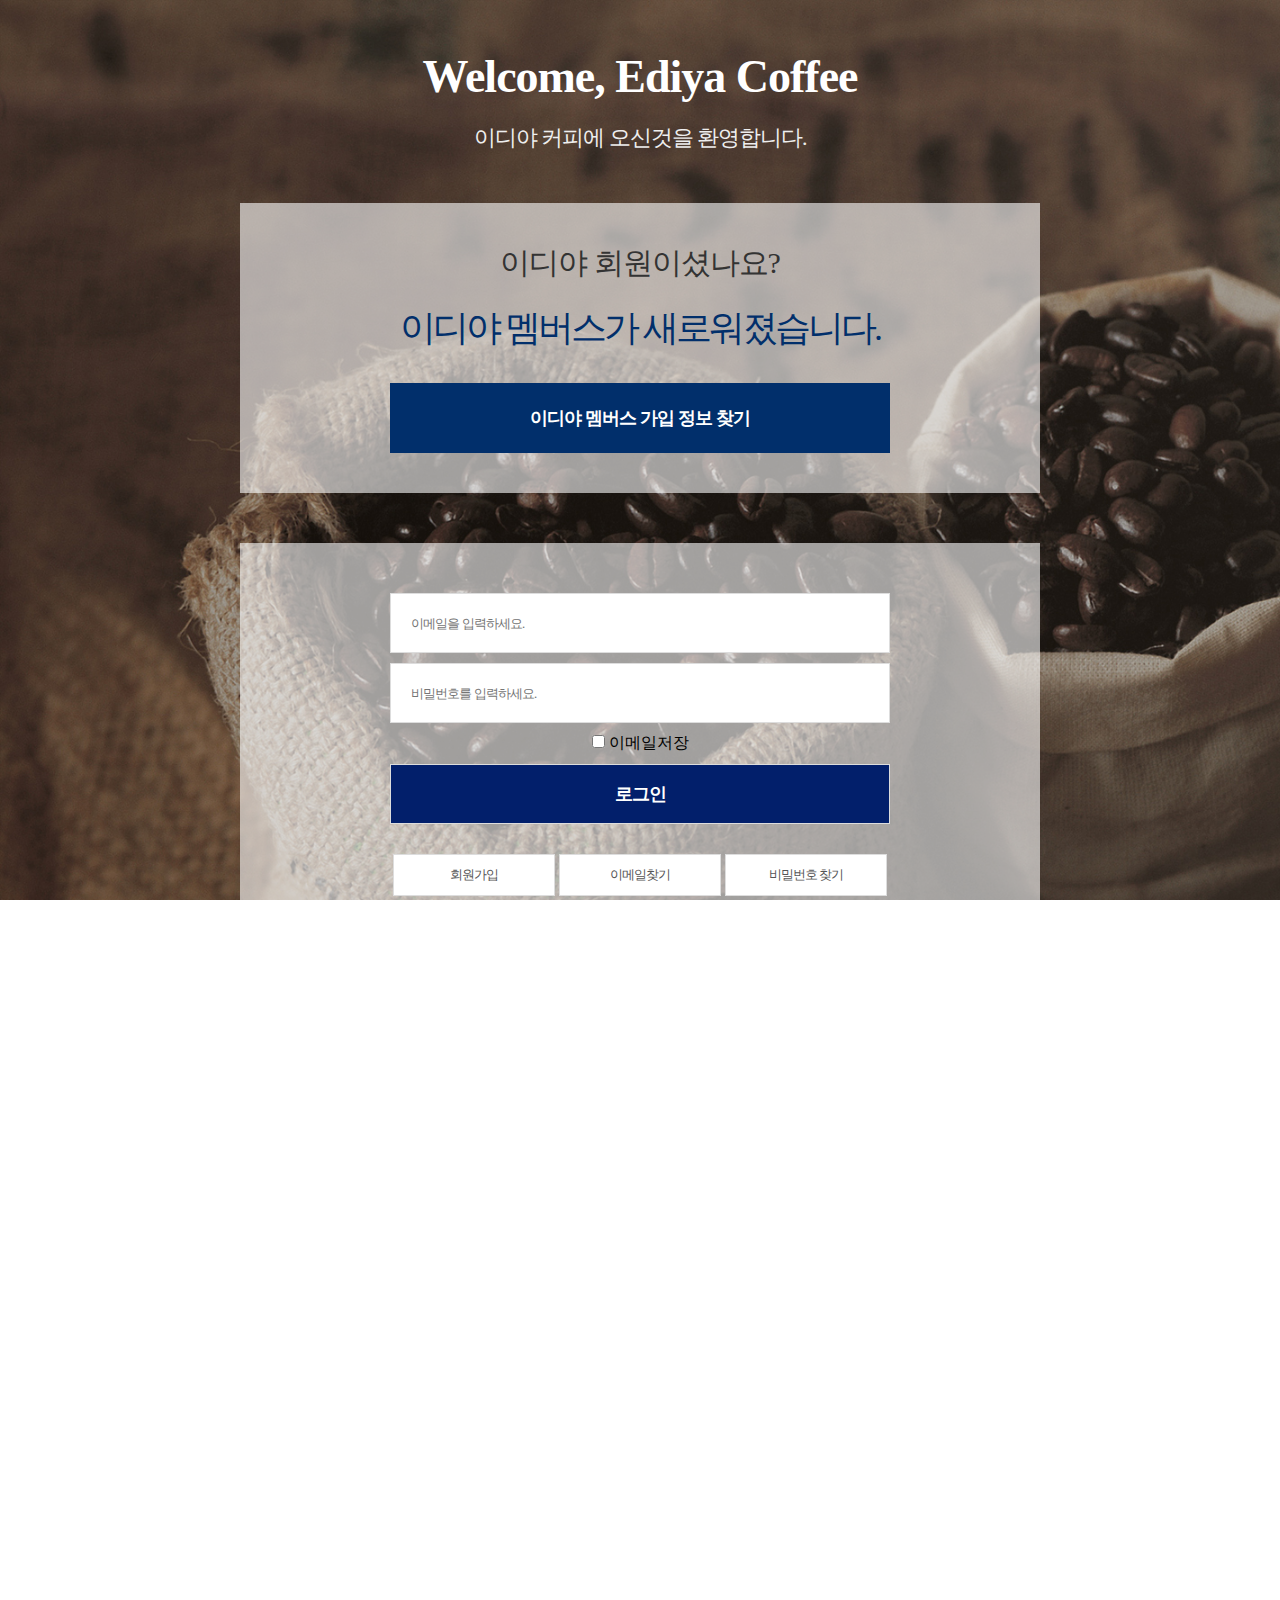
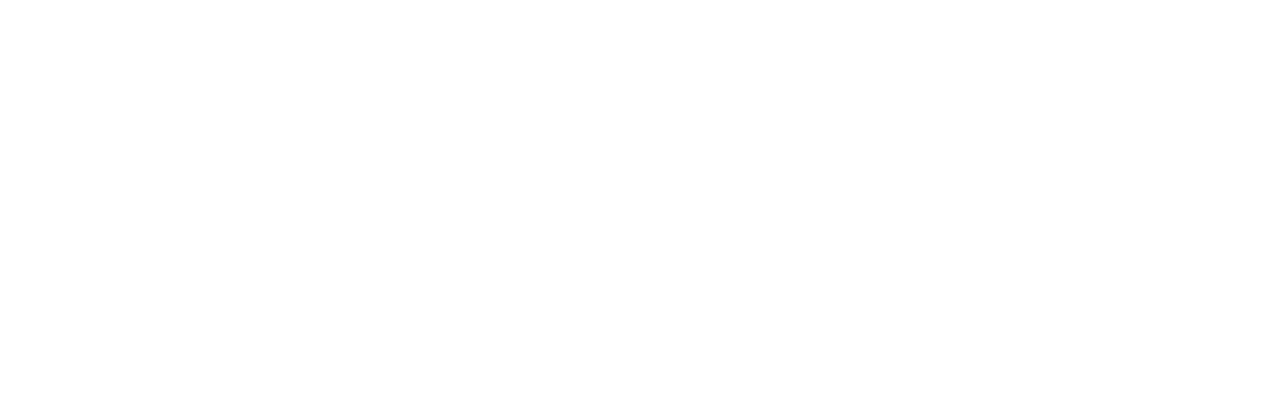
<file: login.html>
<!DOCTYPE html>
<html lang="en">
<head>
    <meta charset="UTF-8">
    <meta name="viewport" content="width=device-width, initial-scale=1.0">
    <title>Document</title>
    <style>
        * { padding: 0; margin: 0;}
        a { text-decoration: none;}
        li { list-style: none;}

        body {
            background: url(images/login_bg.jpg)no-repeat;
            background-size: cover;
            /*배경 사진 배경 크기에 맞게 덮기*/
            background-attachment: fixed;
            /*배경 사진 고정*/
        }
        #login {
            width: 1000px; height: 2000px; 
            margin: 0 auto;
            text-align: center;
        }
        #login h2 {
            padding-top: 50px;

            color:#fff; font-size: 46px; letter-spacing: -1px;
            text-transform: capitalize;
        }

        #login p.txt {
            padding-top: 20px;

            color:#eee; font-size: 22px; letter-spacing: -1px;
        }

        #login fieldset.up {
            margin : 50px auto;
            width: 800px;
            background: rgba(255,255,255,0.6);
            border: 0;
            padding: 40px;
            box-sizing: border-box;

        }
        #login fieldset.up ul li:nth-child(1) {
            color:#333; font-size: 30px; letter-spacing: -1px;
        }
        #login fieldset.up ul li:nth-child(2) {
            padding-top: 20px;
            color:#012f6b; font-size: 36px; letter-spacing: -3px;
        }
        #login fieldset.up input {
            margin-top: 30px;
            width: 500px; height: 70px; background: #012f6b;
            border: 0;

            color:#fff; font-size: 18px; font-weight: bold; letter-spacing: -1px;
            cursor: pointer;
            
        }


        #login fieldset.down {
            margin : 50px auto;
            width: 800px;
            background: rgba(255,255,255,0.6);
            border: 0;
            padding: 40px 0 30px;

        }

        #login fieldset.down input[type="email"],
        #login fieldset.down input[type="password"],
        #login fieldset.down input[type="submit"]
         {
            width: 500px; height: 60px; 
            border: 1px solid #ddd;
            box-sizing: border-box;
        }
        #login fieldset.down input[placeholder] {
            padding-left: 20px;
            letter-spacing: -1px;
        }

        #login fieldset.down ul li {
            margin: 10px 0;
        }
        #login fieldset.down input[type="submit"] {
            background: #021f6b;
            color:#fff; font-size: 18px; font-weight: bold; letter-spacing: -1px;
        }
        #login fieldset.down ul li button {
            border: 0;
            margin: 20px 0;
        }
        #login fieldset.down ul li button a {
            display: inline-block;
            width: 160px; height: 40px; line-height: 40px;
            background: #fff; 
            border: 1px solid #ddd;

            color:#555; letter-spacing: -1px;
        }

    </style>
</head>
<body>
    <div id="login">
        <h2>welcome, ediya coffee</h2>
        <p class="txt">이디야 커피에 오신것을 환영합니다.</p>

        <form>
            <fieldset class="up">
                <ul>
                    <li>이디야 회원이셨나요?</li>
                    <li>이디야 멤버스가 새로워졌습니다.</li>
                    <li><input type="button" value="이디야 멤버스 가입 정보 찾기"></li>
                </ul>
            </fieldset>

            <fieldset class="down">
                <ul>
                    <li><input type="email" placeholder="이메일을 입력하세요."></li>
                    <li><input type="password" placeholder="비밀번호를 입력하세요."></li>
                    <li><input type="checkbox"> 이메일저장</li>
                    <li><input type="submit" value="로그인"></li>
                    
                    <li>
                        <button><a href="#a">회원가입</a></button>
                        <button><a href="#a">이메일찾기</a></button>
                        <button><a href="#a">비밀번호 찾기</a></button>
                    </li>
                </ul>
            </fieldset>
        </form>
    </div>
</body>
</html>
</file>
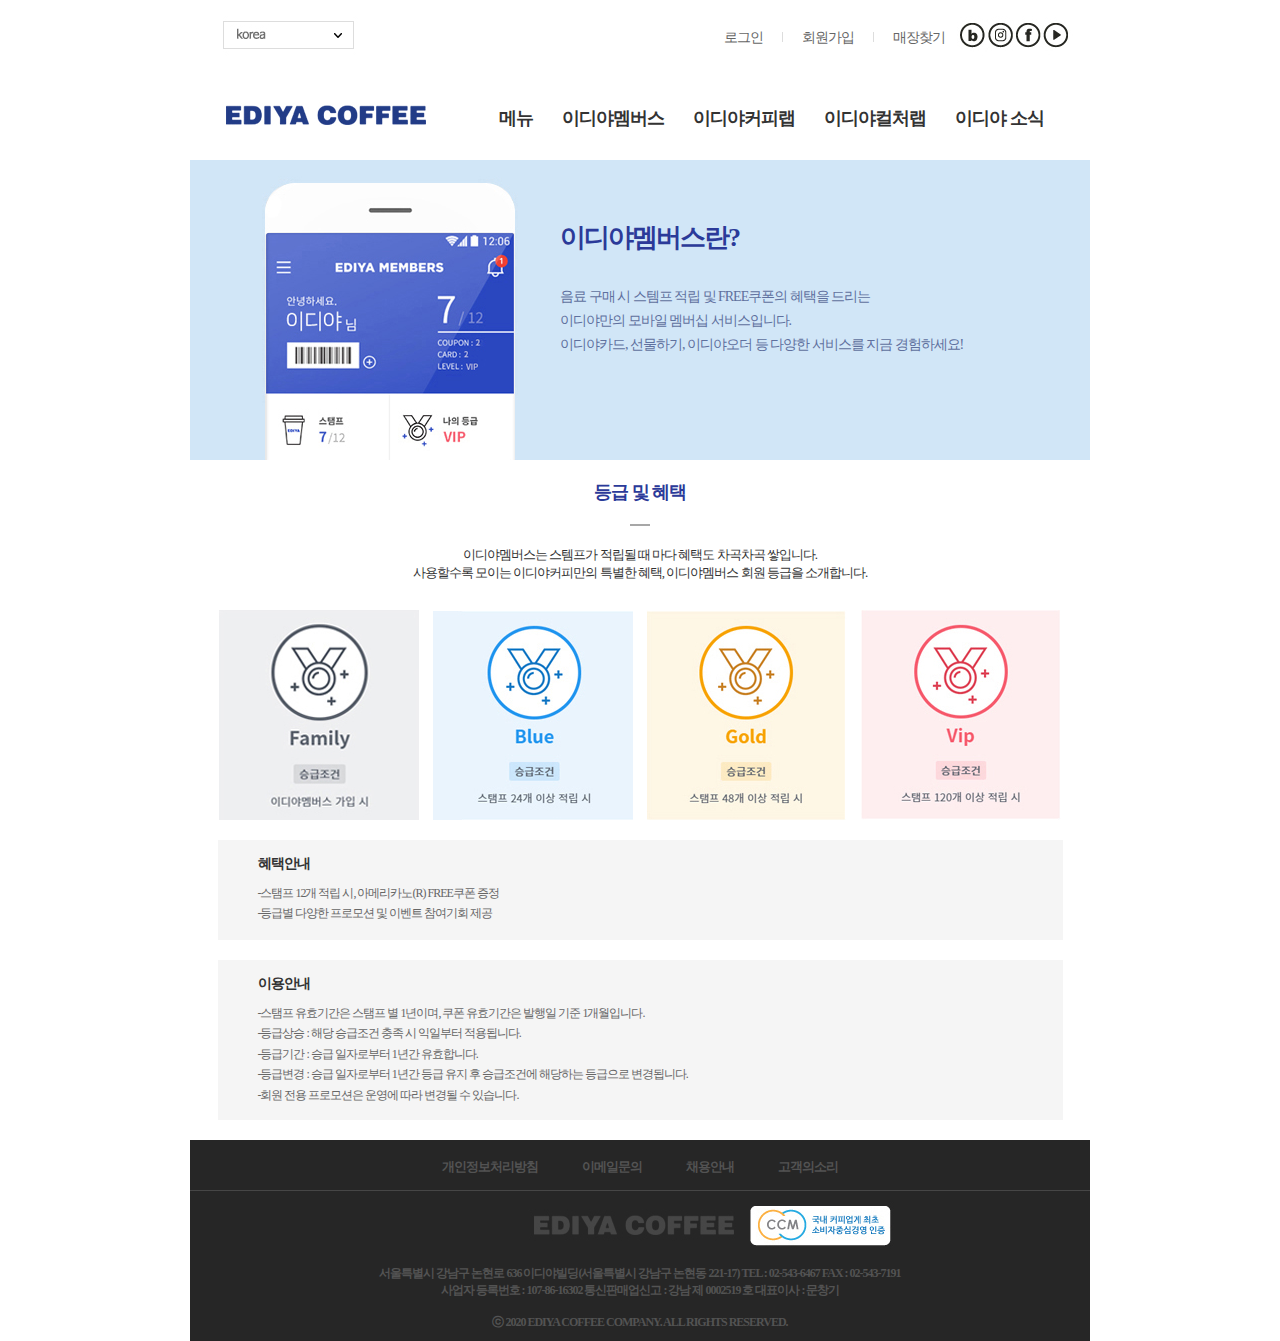
<file: member.html>
<!DOCTYPE html>
<html lang="en">

<head>
    <meta charset="UTF-8">
    <meta name="viewport" content="width=device-width, initial-scale=1.0">
    <title>이디야커피</title>
    <link rel="stylesheet" href="css/member.css">
</head>

<body>

    <!-- 상단메뉴 -->
    <div id="top_menu">
        <p><img src="images/top_select.jpg"></p>
        <p class="login"><a href="#a">로그인</a></p>
        <p class="line"></p>
        <p><a href="#a">회원가입</a></p>
        <p class="line"></p>
        <p><a href="#a">매장찾기</a></p>
        <p><img src="images/top_btn.jpg" usemap="#top_btn"></p>

        <map name="top_btn">
            <area shape="rect" coords="8,20,35,50" href="http://band.us" target="_blank" title="네이버밴드">
            <area shape="rect" coords="35,20,65,50" href="http://instagram.com" target="_blank" title="인스타그램">
        </map>
    </div>

    <!-- 로고&메뉴 -->
    <div id="nav">
        <p><a href="ediya.html"><img src="images/logo.jpg"></a></p>
        <p><a href="menu.html">메뉴</a></p>
        <p><a href="member.html">이디야멤버스</a></p>
        <p><a href="coffelab.html">이디야커피랩</a></p>
        <p><a href="culturelab.html">이디야컬처랩</a></p>
        <p><a href="event.html">이디야 소식</a></p>
    </div>
    <!-- 공통상단메뉴 끝 -->



    <!-- 멤버스 영역시작 -->
    <div id="member_section1">
        <h2>이디야멤버스란?</h2>

        <p>
            음료 구매 시 스템프 적립 및 FREE쿠폰의 혜택을 드리는<br>
            이디야만의 모바일 멤버십 서비스입니다.<br>
            이디야카드, 선물하기, 이디야오더 등 다양한 서비스를 지금 경험하세요!
        </p>
    </div>

    <!-- 등급 및 혜택 -->
    <div id="member_section2">
        <h2>등급 및 혜택</h2>
        <p class="line"></p>
        <p class="txt">
            이디야멤버스는 스템프가 적립될 때 마다 혜택도 차곡차곡 쌓입니다.<br>
            사용할수록 모이는 이디야커피만의 특별한 혜택, 이디야멤버스 회원 등급을 소개합니다.
        </p>
    </div>

    <!-- 등급4종 -->
    <div id="member_section3">
        <p><img src="images/member_img1.jpg"></p>
        <p><img src="images/member_img2.jpg"></p>
        <p><img src="images/member_img3.jpg"></p>
        <p><img src="images/member_img4.jpg"></p>
    </div>


    <!-- 혜택안내 -->
    <div id="member_section4">
        <h2>혜택안내</h2>

        <p>
            -스탬프 12개 적립 시, 아메리카노(R) FREE쿠폰 증정<br>
            -등급별 다양한 프로모션 및 이벤트 참여기회 제공
        </p>
    </div>


    <!-- 이용안내 -->
    <div id="member_section5">
        <h2>이용안내</h2>

        <p>
            -스탬프 유효기간은 스탬프 별 1년이며, 쿠폰 유효기간은 발행일 기준 1개월입니다.<br>
            -등급상승 : 해당 승급조건 충족 시 익일부터 적용됩니다.<br>
            -등급기간 : 승급 일자로부터 1년간 유효합니다.<br>
            -등급변경 : 승급 일자로부터 1년간 등급 유지 후 승급조건에 해당하는 등급으로 변경됩니다.<br>
            -회원 전용 프로모션은 운영에 따라 변경될 수 있습니다.
        </p>
    </div>

   

    <!-- 공통하단 시작 -->
    <!-- 하단메뉴 -->
    <div id="down_menu">
        <p><a href="#a">개인정보처리방침</a></p>
        <p><a href="#a">이메일문의</a></p>
        <p><a href="#a">채용안내</a></p>
        <p><a href="#a">고객의소리</a></p>
    </div>

    <!-- 카피라이트 -->
    <div id="copyright">
        <p class="img"><a href="#"><img src="images/down_logo.jpg"></a> <a href="#a"><img src="images/ccm_logo.jpg"></a>
        </p>
        <p class="txt">
            서울특별시 강남구 논현로 636 이디야빌딩(서울특별시 강남구 논현동 221-17) TEL : 02-543-6467 FAX : 02-543-7191<br>
            사업자 등록번호 : 107-86-16302 통신판매업신고 : 강남 제 0002519 호 대표이사 : 문창기<br>
            <br>
            ⓒ 2020 EDIYA COFFEE COMPANY. ALL RIGHTS RESERVED.
        </p>
    </div>

</body>

</html>
</file>
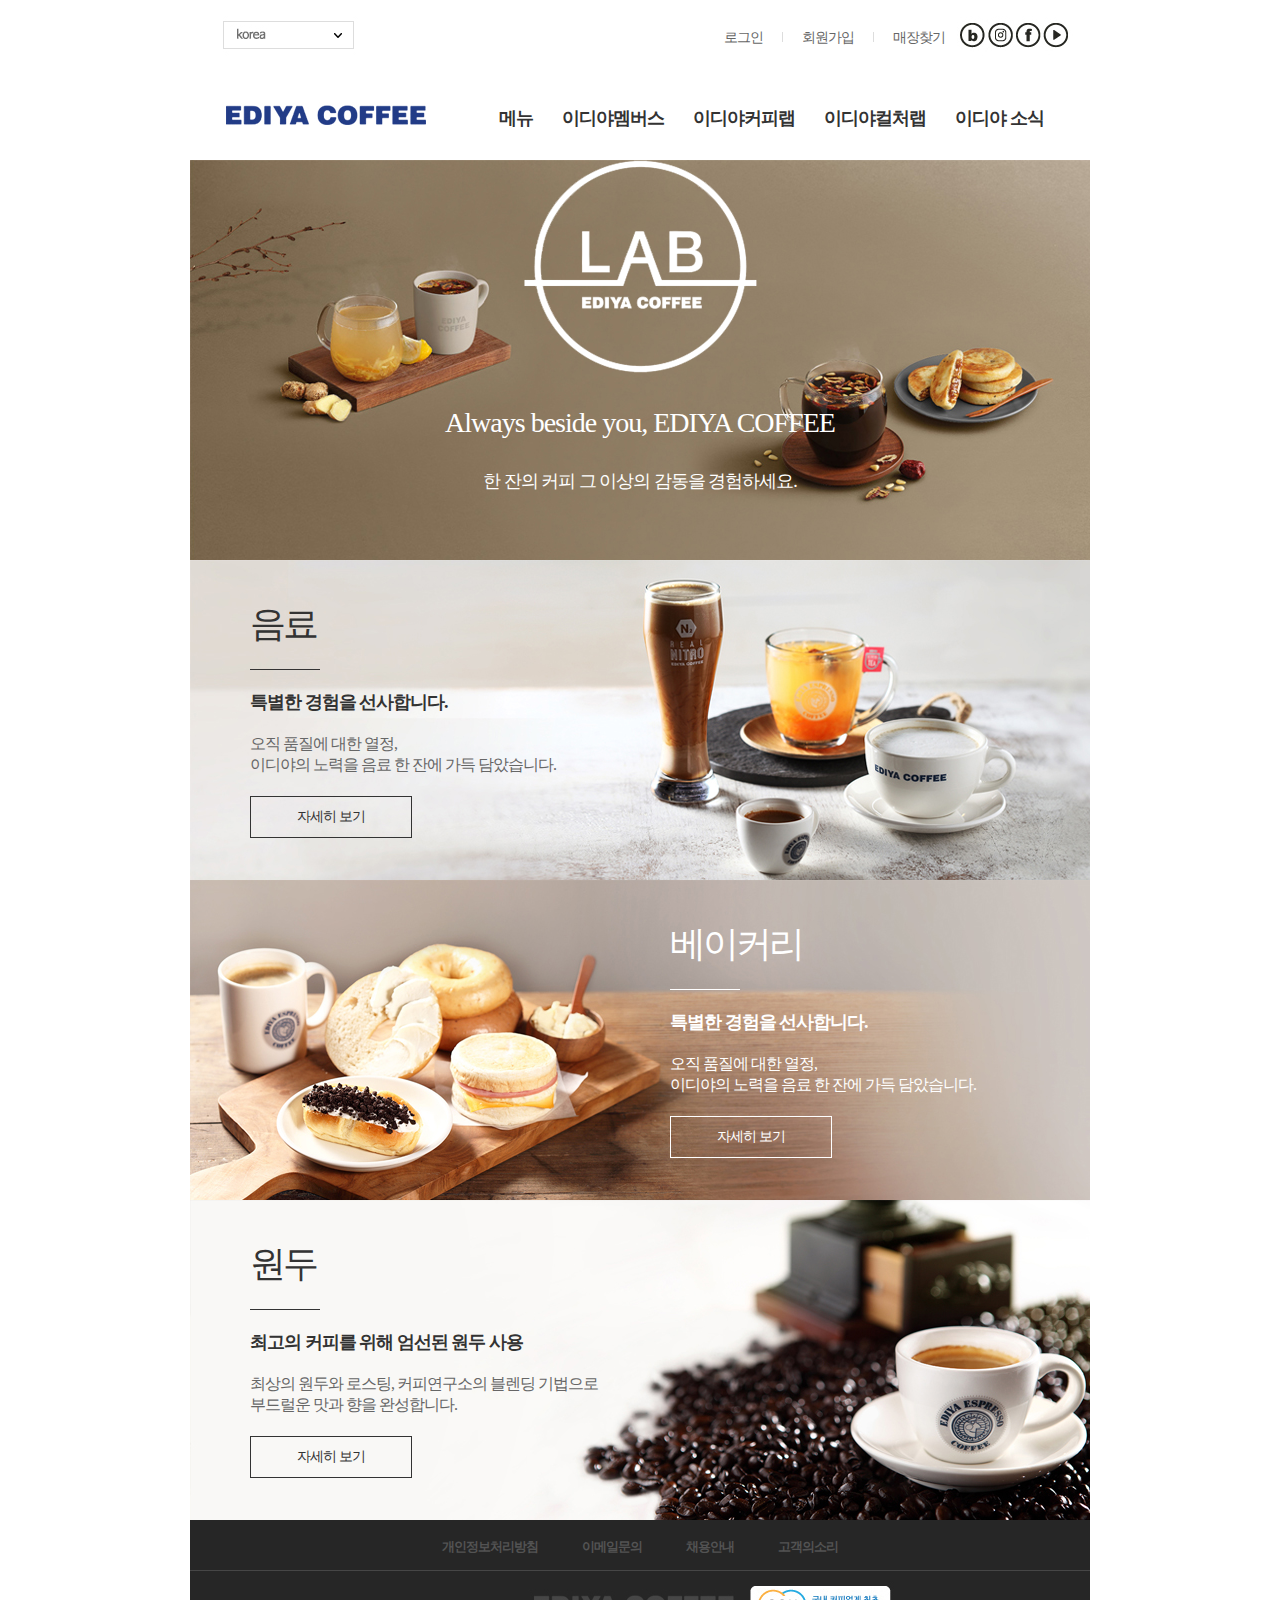
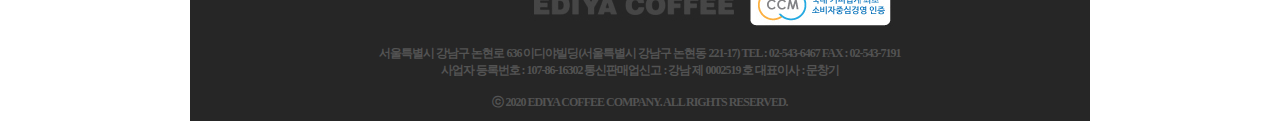
<file: menu - 복사본.html>
<!DOCTYPE html>
<html lang="en">

<head>
    <meta charset="UTF-8">
    <meta name="viewport" content="width=device-width, initial-scale=1.0">
    <title>이디야커피</title>
    <link rel="stylesheet" href="css/menu.css">
</head>

<body>

    <!-- 상단메뉴 -->
    <div id="top_menu">
        <p><img src="images/top_select.jpg"></p>
        <p class="login"><a href="#a">로그인</a></p>
        <p class="line"></p>
        <p><a href="#a">회원가입</a></p>
        <p class="line"></p>
        <p><a href="#a">매장찾기</a></p>
        <p><img src="images/top_btn.jpg" usemap="#top_btn"></p>

        <map name="top_btn">
            <area shape="rect" coords="8,20,35,50" href="http://band.us" target="_blank" title="네이버밴드">
            <area shape="rect" coords="35,20,65,50" href="http://instagram.com" target="_blank" title="인스타그램">
        </map>
    </div>

    <!-- 로고&메뉴 -->
    <div id="nav">
        <p><a href="ediya.html"><img src="images/logo.jpg"></a></p>
        <p><a href="menu.html">메뉴</a></p>
        <p><a href="member.html">이디야멤버스</a></p>
        <p><a href="coffelab.html">이디야커피랩</a></p>
        <p><a href="culturelab.html">이디야컬처랩</a></p>
        <p><a href="event.html">이디야 소식</a></p>
    </div>
    <!-- 공통상단메뉴 끝 -->


    <!-- 메뉴영역시작 -->
    <!-- 메뉴 -->
    <div id="menu_section1">
        <img src="coffeelab_logo.png" alt="">
        <h4>Always beside you, EDIYA COFFEE</h4>
        <h6>한 잔의 커피 그 이상의 감동을 경험하세요.</h6>
 
    </div>

    <!-- 음료 -->
    <div id="menu_section2">
        <h2>음료</h2>

        <p class="line"></p>

        <h4>특별한 경험을 선사합니다.</h4>

        <h6>
            오직 품질에 대한 열정,<br>
            이디야의 노력을 음료 한 잔에 가득 담았습니다.
        </h6>

        <p class="btn">자세히 보기</p>
    </div>


    <!-- 베이커리 -->
    <div id="menu_section3">
        <h2>베이커리</h2>

        <p class="line"></p>
        
        <h4>특별한 경험을 선사합니다.</h4>

        <h6>
            오직 품질에 대한 열정,<br>
            이디야의 노력을 음료 한 잔에 가득 담았습니다.
        </h6>

        <p class="btn">자세히 보기</p>
    </div>


    <!-- 원두 -->
    <div id="menu_section4">
        <h2>원두</h2>

        <p class="line"></p>

        <h4>최고의 커피를 위해 엄선된 원두 사용</h4>

        <h6>
            최상의 원두와 로스팅, 커피연구소의 블렌딩 기법으로<br>
            부드럴운 맛과 향을 완성합니다.
        </h6>

        <p class="btn">자세히 보기</p>
    </div>

   

    <!-- 공통하단 시작 -->
    <!-- 하단메뉴 -->
    <div id="down_menu">
        <p><a href="#a">개인정보처리방침</a></p>
        <p><a href="#a">이메일문의</a></p>
        <p><a href="#a">채용안내</a></p>
        <p><a href="#a">고객의소리</a></p>
    </div>

    <!-- 카피라이트 -->
    <div id="copyright">
        <p class="img"><a href="#"><img src="images/down_logo.jpg"></a> <a href="#a"><img src="images/ccm_logo.jpg"></a>
        </p>
        <p class="txt">
            서울특별시 강남구 논현로 636 이디야빌딩(서울특별시 강남구 논현동 221-17) TEL : 02-543-6467 FAX : 02-543-7191<br>
            사업자 등록번호 : 107-86-16302 통신판매업신고 : 강남 제 0002519 호 대표이사 : 문창기<br>
            <br>
            ⓒ 2020 EDIYA COFFEE COMPANY. ALL RIGHTS RESERVED.
        </p>
    </div>

</body>

</html>
</file>
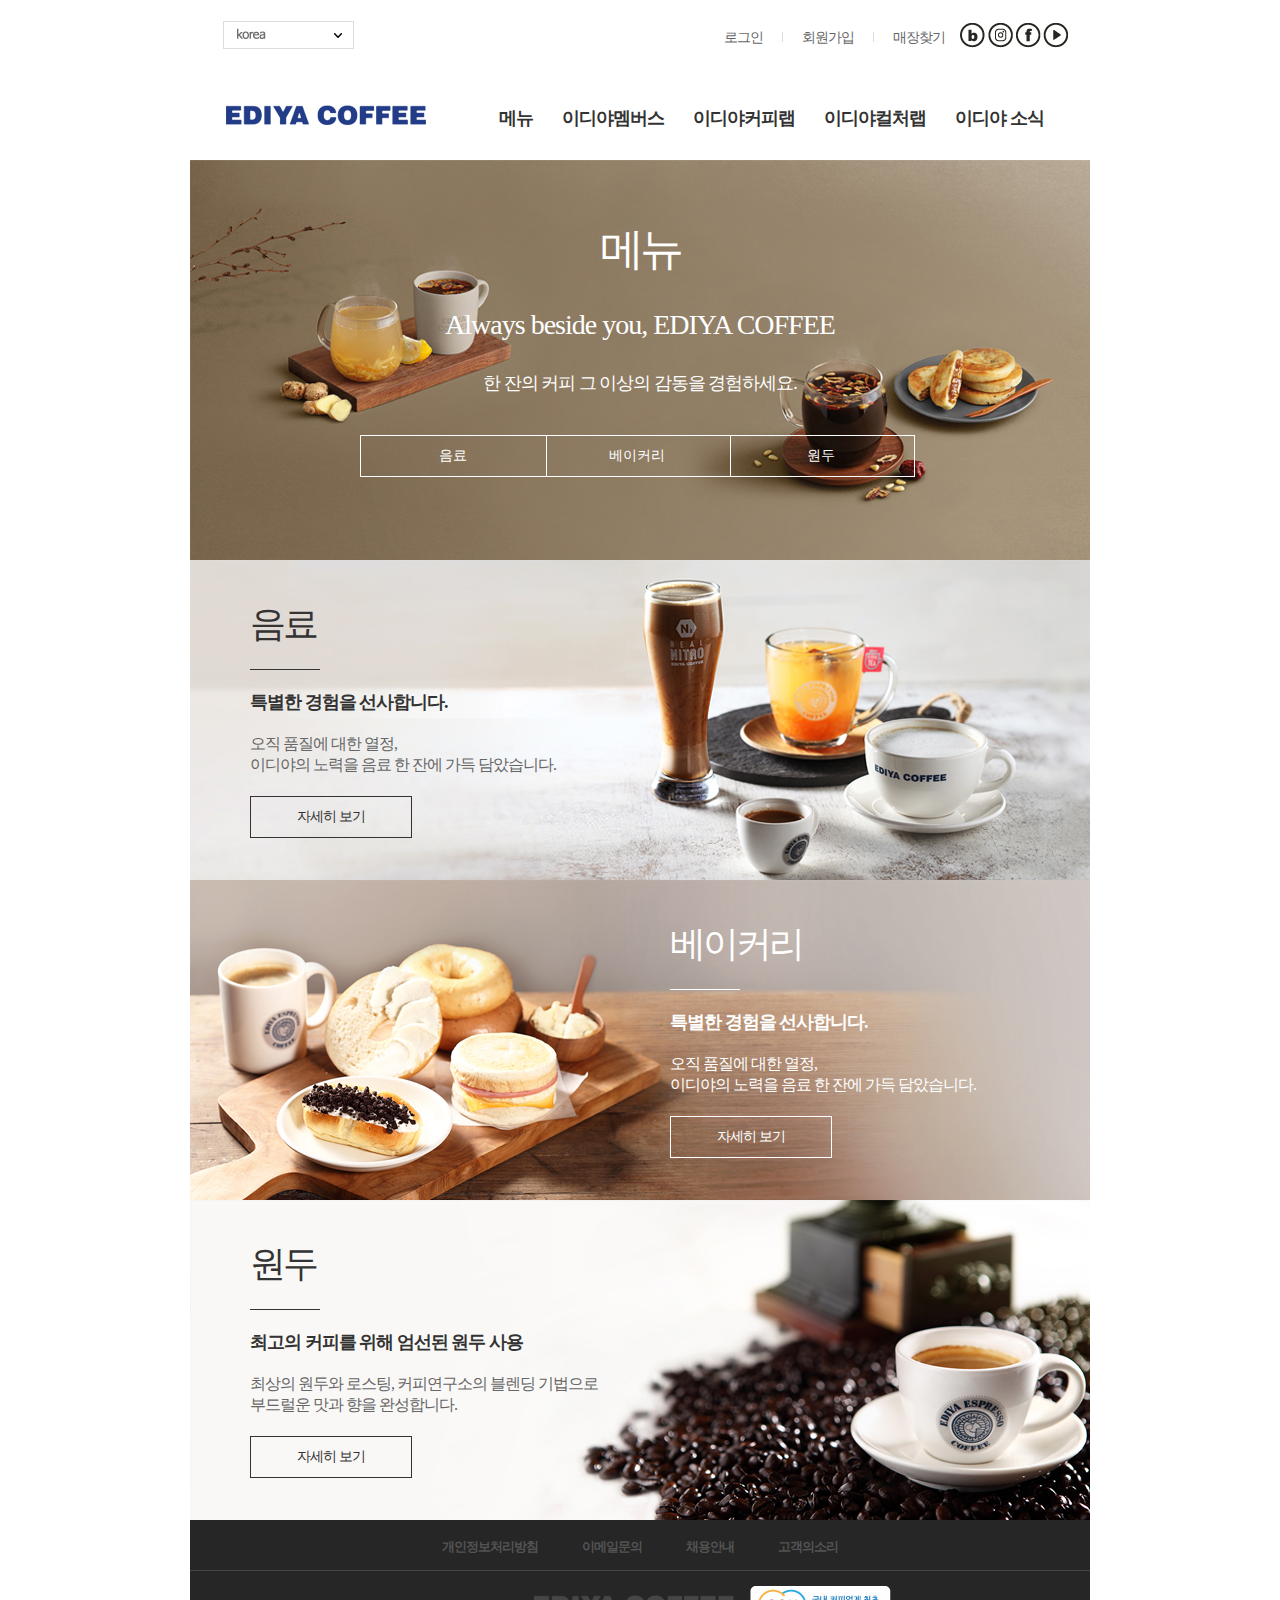
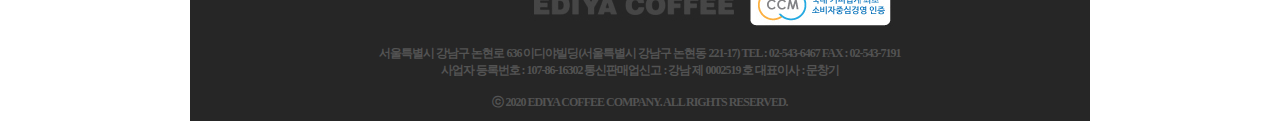
<file: menu.html>
<!DOCTYPE html>
<html lang="en">

<head>
    <meta charset="UTF-8">
    <meta name="viewport" content="width=device-width, initial-scale=1.0">
    <title>이디야커피</title>
    <link rel="stylesheet" href="css/menu.css">
</head>

<body>

    <!-- 상단메뉴 -->
    <div id="top_menu">
        <p><img src="images/top_select.jpg"></p>
        <p class="login"><a href="#a">로그인</a></p>
        <p class="line"></p>
        <p><a href="#a">회원가입</a></p>
        <p class="line"></p>
        <p><a href="#a">매장찾기</a></p>
        <p><img src="images/top_btn.jpg" usemap="#top_btn"></p>

        <map name="top_btn">
            <area shape="rect" coords="8,20,35,50" href="http://band.us" target="_blank" title="네이버밴드">
            <area shape="rect" coords="35,20,65,50" href="http://instagram.com" target="_blank" title="인스타그램">
        </map>
    </div>

    <!-- 로고&메뉴 -->
    <div id="nav">
        <p><a href="ediya.html"><img src="images/logo.jpg"></a></p>
        <p><a href="menu.html">메뉴</a></p>
        <p><a href="member.html">이디야멤버스</a></p>
        <p><a href="coffelab.html">이디야커피랩</a></p>
        <p><a href="culturelab.html">이디야컬처랩</a></p>
        <p><a href="event.html">이디야 소식</a></p>
    </div>
    <!-- 공통상단메뉴 끝 -->


    <!-- 메뉴영역시작 -->
    <!-- 메뉴 -->
    <div id="menu_section1">
        <h2>메뉴</h2>
        <h4>Always beside you, EDIYA COFFEE</h4>
        <h6>한 잔의 커피 그 이상의 감동을 경험하세요.</h6>

        <p class="btn1">음료</p>
        <p class="btn2">베이커리</p>
        <p class="btn3">원두</p>
    </div>

    <!-- 음료 -->
    <div id="menu_section2">
        <h2>음료</h2>

        <p class="line"></p>

        <h4>특별한 경험을 선사합니다.</h4>

        <h6>
            오직 품질에 대한 열정,<br>
            이디야의 노력을 음료 한 잔에 가득 담았습니다.
        </h6>

        <p class="btn">자세히 보기</p>
    </div>


    <!-- 베이커리 -->
    <div id="menu_section3">
        <h2>베이커리</h2>

        <p class="line"></p>
        
        <h4>특별한 경험을 선사합니다.</h4>

        <h6>
            오직 품질에 대한 열정,<br>
            이디야의 노력을 음료 한 잔에 가득 담았습니다.
        </h6>

        <p class="btn">자세히 보기</p>
    </div>


    <!-- 원두 -->
    <div id="menu_section4">
        <h2>원두</h2>

        <p class="line"></p>

        <h4>최고의 커피를 위해 엄선된 원두 사용</h4>

        <h6>
            최상의 원두와 로스팅, 커피연구소의 블렌딩 기법으로<br>
            부드럴운 맛과 향을 완성합니다.
        </h6>

        <p class="btn">자세히 보기</p>
    </div>

   

    <!-- 공통하단 시작 -->
    <!-- 하단메뉴 -->
    <div id="down_menu">
        <p><a href="#a">개인정보처리방침</a></p>
        <p><a href="#a">이메일문의</a></p>
        <p><a href="#a">채용안내</a></p>
        <p><a href="#a">고객의소리</a></p>
    </div>

    <!-- 카피라이트 -->
    <div id="copyright">
        <p class="img"><a href="#"><img src="images/down_logo.jpg"></a> <a href="#a"><img src="images/ccm_logo.jpg"></a>
        </p>
        <p class="txt">
            서울특별시 강남구 논현로 636 이디야빌딩(서울특별시 강남구 논현동 221-17) TEL : 02-543-6467 FAX : 02-543-7191<br>
            사업자 등록번호 : 107-86-16302 통신판매업신고 : 강남 제 0002519 호 대표이사 : 문창기<br>
            <br>
            ⓒ 2020 EDIYA COFFEE COMPANY. ALL RIGHTS RESERVED.
        </p>
    </div>

</body>

</html>
</file>
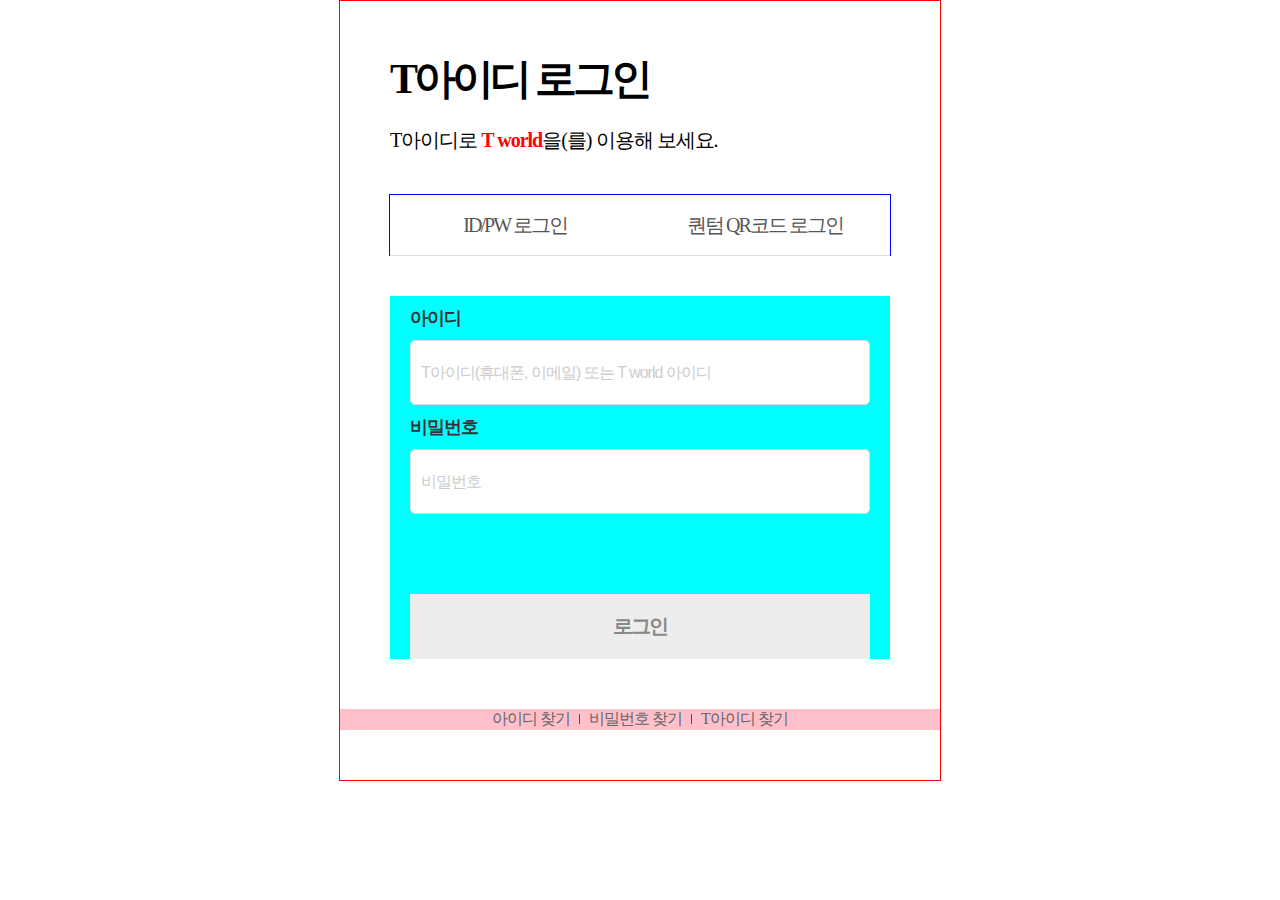
<file: 로그인폼-T월드.html>
<!DOCTYPE html>
<html lang="en">
<head>
    <meta charset="UTF-8">
    <meta name="viewport" content="width=device-width, initial-scale=1.0">
    <title>Document</title>

    <style>
        * { padding: 0; margin: 0;}
        a { text-decoration: none;}
        li { list-style: none;}

        #login { 
            width: 600px; 
            border: 1px solid red;
            margin: 0 auto;
        }
        #login h2 {
            padding: 50px 0 0 50px;
            font-size: 42px; letter-spacing: -4px;
        }

        #login h4 {
            padding: 20px 0 0 50px;
            font-size: 20px; letter-spacing: -1px;
            font-weight: normal;
        }

        #login h4 span {
            color:red; font-weight: bold;
        }
        #login ul {
            width: 500px; height: 60px; margin: 40px auto;
            border: 1px solid blue;

        }
        #login ul li a {
            display: block;
            width: 250px; height: 60px;
            background: #fff; border-bottom: 1px solid #ddd;
            text-align: center; line-height: 60px;
            color:#555; font-size: 20px; letter-spacing: -2px;
            float: left; 
        }

        #login ul li a:hover {
            color:red; border-bottom: 2px solid red;
        }

        #login fieldset {
            width: 500px; background: cyan;
            border: 0; margin: 0 auto;
            text-align: center;
        }
        #login fieldset label {
            display: block;
            color:#333; font-size: 18px; 
            letter-spacing: -1px; font-weight: bold;
            margin: 10px 0;
            padding-left: 20px;
            text-align: left;
        }

        #login fieldset input {
            width: 460px; height: 65px;
            border: 1px solid #ddd;
            border-radius: 5px;
            box-sizing: border-box;
        }
        #login fieldset input[placeholder] {
            padding-left: 10px;
            font-size: 16px;
            letter-spacing: -1px;
        }

        ::placeholder {
            color:#ccc;
        }

        #login fieldset input[type="submit"] {
            margin-top: 80px;
            border-radius: 0;
            border: 0;
            background: #ededed;
            color:#888; font-weight: bold;
            font-size: 20px; letter-spacing: -2px;
            cursor: pointer;
        }

        #show2 {
            text-align: center;
            display: none;
        }

        #login p.down {
            background: pink;
            text-align: center;
            margin: 50px 0;
        }

        #login p.down a {
            color:#666; font-size: 16px;
            letter-spacing: -1px;
        }

        #login p.down span {
            display: inline-block;
            width: 1px; height: 10px; background: red;
            margin: 0 5px;
        }

        #login p.down a:hover {
            color:#333;
        }
    </style>

</head>
<body>
    <div id="login">
        <h2>T아이디 로그인</h2>
        <h4>T아이디로 <span>T world</span>을(를) 이용해 보세요.</h4>

        <ul>
            <li><a href="#a" onclick="document.getElementById('show1').style.display='block', 
document.getElementById('show2').style.display='none'">ID/PW 로그인</a></li>
            <li><a href="#a" onclick="document.getElementById('show1').style.display='none', 
document.getElementById('show2').style.display='block'">퀀텀 QR코드 로그인</a></li>
        </ul>

        <div id="show1">
            <form>
                <fieldset>
                    <label>아이디</label>
                    <input type="text" placeholder="T아이디(휴대폰, 이메일) 또는 T world 아이디">
                    <label>비밀번호</label>
                    <input type="password" placeholder="비밀번호">

                    <input type="submit" value="로그인">                
                </fieldset>
            </form>
        </div>

        <div id="show2">
            <img src="images/qr.jpg">
        </div>

        <p class="down">
            <a href="#a">아이디 찾기</a>
            <span></span>
            <a href="#a">비밀번호 찾기</a>
            <span></span>
            <a href="#a">T아이디 찾기</a>
        </p>

    </div>
</body>
</html>
</file>
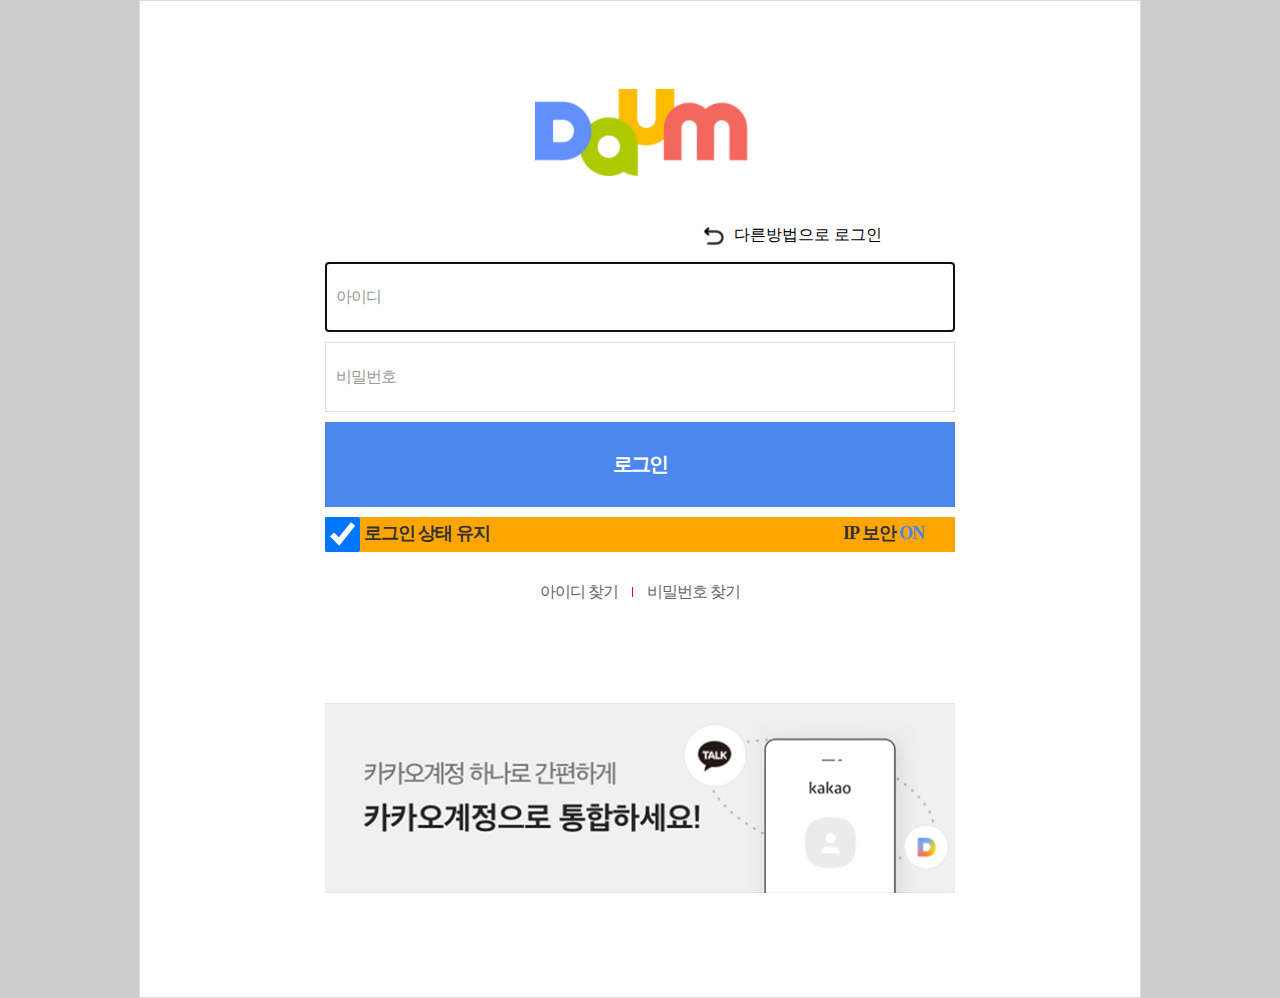
<file: 로그인폼-다음.html>
<!DOCTYPE html>
<html lang="en">
<head>
    <meta charset="UTF-8">
    <meta name="viewport" content="width=device-width, initial-scale=1.0">
    <title>Document</title>

    <style>
        * { padding: 0; margin: 0;}
        a { text-decoration: none;}
        li { list-style: none;}

        body { background: #ccc;}

        #login { 
            width: 1000px; background: #fff; 
            border: 1px solid #ddd; margin: 0 auto;
            text-align: center;
        }
        #login h2 {
            padding-top: 70px;
        }

        #login p.top_txt {
            padding: 30px 0 0 300px;
            cursor: pointer;
        }
        #login p.top_txt img {
            vertical-align: middle;
        }

        #login form fieldset {
            width: 630px; 
            margin: 0 auto;
            border: 0;
        }
        #login form fieldset ul li {
            margin: 10px 0;
        }
        input[type="text"], input[type="password"] {
            width: 630px; height: 70px; border: 1px solid #ddd;
            box-sizing: border-box;
        }
        input[type="submit"] {
            width: 630px; height: 85px; background: #4c87ef;
            border: 0; color:#fff; font-size: 20px; font-weight: bold; letter-spacing: -2px;
            cursor: pointer;
        }
        input[type="checkbox"] {
            width: 35px; height: 35px;
            vertical-align: middle;
        } 
        #login form fieldset ul li:last-child {
            text-align: left;
            background: orange;
            color:#333; font-size: 18px; font-weight: bold; letter-spacing: -1px;
        }
        #login form fieldset ul li:last-child b {
            padding-left: 350px;
        }
        #login form fieldset ul li:last-child b span {
            color:#4c87ef;
        }
        input[placeholder] {
            padding-left: 10px;
            font-size: 16px;
            letter-spacing: -1px;
        }

        ::placeholder {
            color:#999;
        }

        #login p.down {
            margin: 20px 0;
        }
        #login p.down a {
            color:#666; font-size: 16px; letter-spacing: -1px;
        }
        #login p.down span {
            display: inline-block;
            width: 1px; height: 10px;
            background: red;
            margin: 0 10px;
        }
        #login p.down a:hover {
            color:#333;
        }
        #login p.banner {
           margin: 100px 0;
        }
    </style>

</head>
<body>
    <div id="login">
        <h2><a href="#a"><img src="images/daum.jpg"></a></h2>
        <p class="top_txt"><img src="images/re_btn.jpg"> 다른방법으로 로그인</p>

        <form>
            <fieldset>
                <ul>
                    <li><input type="text" placeholder="아이디" autofocus></li>
                    <li><input type="password" placeholder="비밀번호"></li>
                    <li><input type="submit" value="로그인"></li>
                    <li><input type="checkbox" checked> 로그인 상태 유지 <b>IP 보안 <span>ON</span></b></li>
                </ul>
            </fieldset>
        </form>

        <p class="down">
            <a href="#a">아이디 찾기</a> <span></span> <a href="#a">비밀번호 찾기</a>
        </p>

        <p class="banner">
            <a href="#a"><img src="images/daum_down.jpg"></a>
        </p>

    </div>
</body>
</html>
</file>
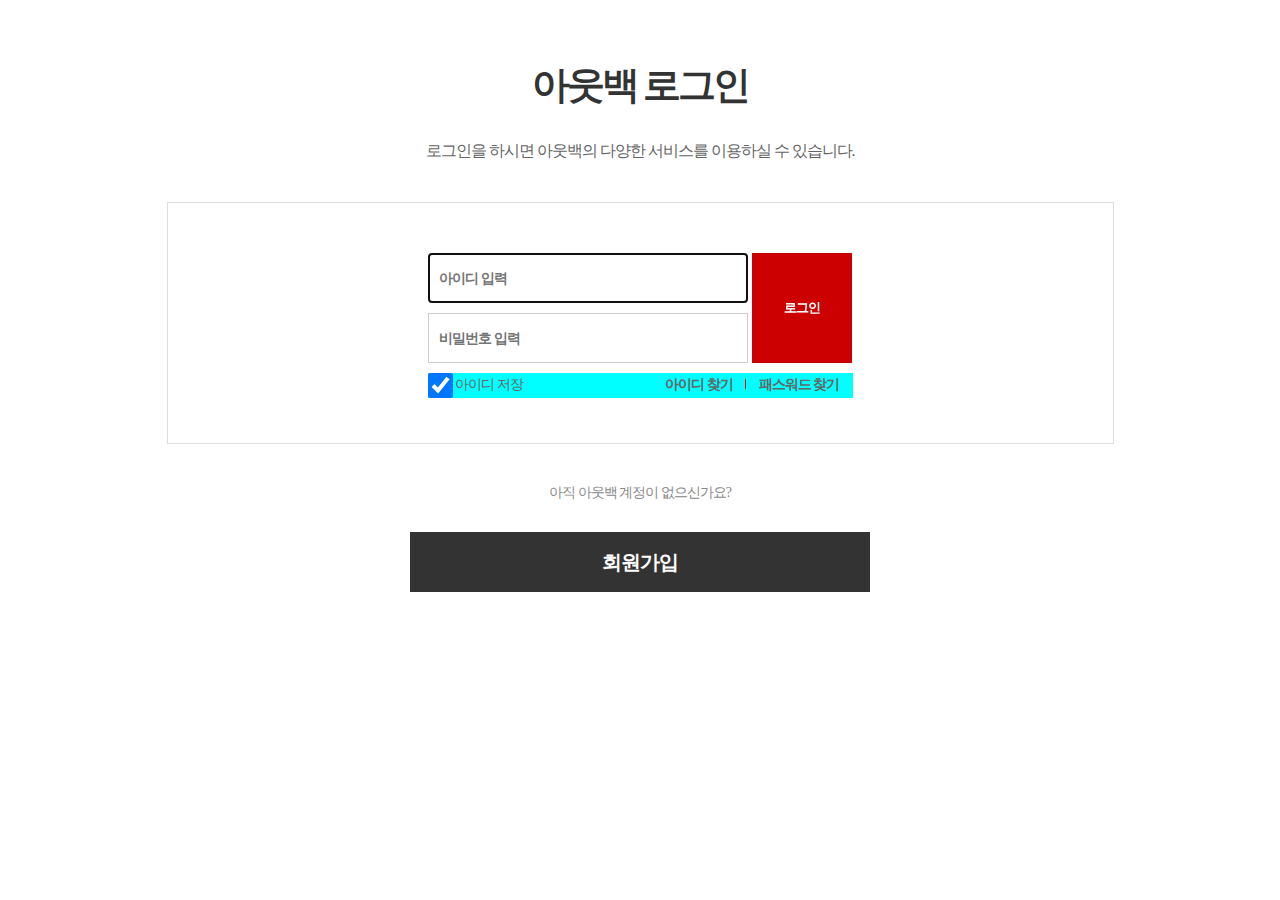
<file: 로그인폼-아웃백로그인.html>
<!DOCTYPE html>
<html lang="en">
<head>
    <meta charset="UTF-8">
    <meta name="viewport" content="width=device-width, initial-scale=1.0">
    <title>Document</title>
    <style>
        * { padding: 0; margin: 0;}
        a { text-decoration: none;}
        li { list-style: none;}

        #login {
            width: 1280px;
            margin: 0 auto;
            text-align: center;
        }

        #login h2 {
            padding-top: 60px;

            color:#333; font-size: 38px;
            letter-spacing: -3px;
        }

        #login h4 {
            padding-top: 30px;

            color:#666; font-size: 16px;
            letter-spacing: -1px;
            font-weight: normal;
        }

        #login fieldset {
            width: 945px; height: 240px;
            margin: 40px auto;
            border: 1px solid #ddd;
        }
        #login ul { 
            display: inline-block;
            vertical-align: middle;
            margin-top: 50px;
        }
        #login ul.left {
            width: 320px; height: 110px;
        }

        #login ul.right {
            width: 100px; height: 110px;
        }

        input[type="text"] {
            width: 320px; height: 50px;
            border: 1px solid #ccc;
            background: #fff;
            box-sizing: border-box;
        }
        input[type="password"] {
            margin-top:10px;

            width: 320px; height: 50px;
            border: 1px solid #ccc;
            background: #fff;
            box-sizing: border-box;
        }

        input[type="submit"] {
            width: 100px; height: 110px;
            background: #cc0001;
            color:#fff;
            font-weight: bold;
            letter-spacing: -1px;
            border: 0;
            cursor: pointer;
        }
        input[placeholder]{
            padding-left: 10px;
            font-size: 14px; font-weight: bold; letter-spacing: -1px;
        }

        #login fieldset p {
            width: 425px;
            margin: 10px auto;
            background: cyan;
            text-align: left;

            color:#666; font-size: 14px; letter-spacing: -1px;
        }


        input[type="checkbox"] {
            width: 25px; height: 25px;
            vertical-align: middle;
        }

        #login fieldset p b { padding-left: 140px;}

        #login fieldset p a {
            color:#666; font-size: 14px;
            letter-spacing: -1px; font-weight: bold;
        }
        #login fieldset p span {
            display: inline-block;
            width: 1px; height: 10px;
            background: red; 
            margin: 0 10px;
        }

        #login p.txt {
            color:#888; font-size: 14px;
            letter-spacing: -1px;   
        }
        #login p.btn {
            width: 460px; height: 60px;
            background: #333;
            text-align: center;
            line-height: 60px;

            color:#fff; font-weight: bold;
            font-size: 20px; letter-spacing: -1px;

            margin: 30px auto;
            cursor: pointer;
        }

    </style>
</head>
<body>
    <div id="login">

        <h2>아웃백 로그인</h2>
        <h4>로그인을 하시면 아웃백의 다양한 서비스를 이용하실 수 있습니다.</h4>

        <form>
            <fieldset>
                <ul class="left">
                    <li><input type="text" placeholder="아이디 입력" autofocus></li>
                    <li><input type="password" placeholder="비밀번호 입력"></li>
                </ul>

                <ul class="right">
                    <li><input type="submit" value="로그인"></li>
                </ul>

            <p>
                <input type="checkbox" checked> 아이디 저장 
                <b></b> 
                <a href="#a">아이디 찾기</a> 
                <span></span>
                <a href="#a">패스워드 찾기</a>
            </p>
            </fieldset>
        </form>

        <p class="txt">아직 아웃백 계정이 없으신가요?</p>
        <p class="btn">회원가입</p>

    </div>
</body>
</html>
</file>
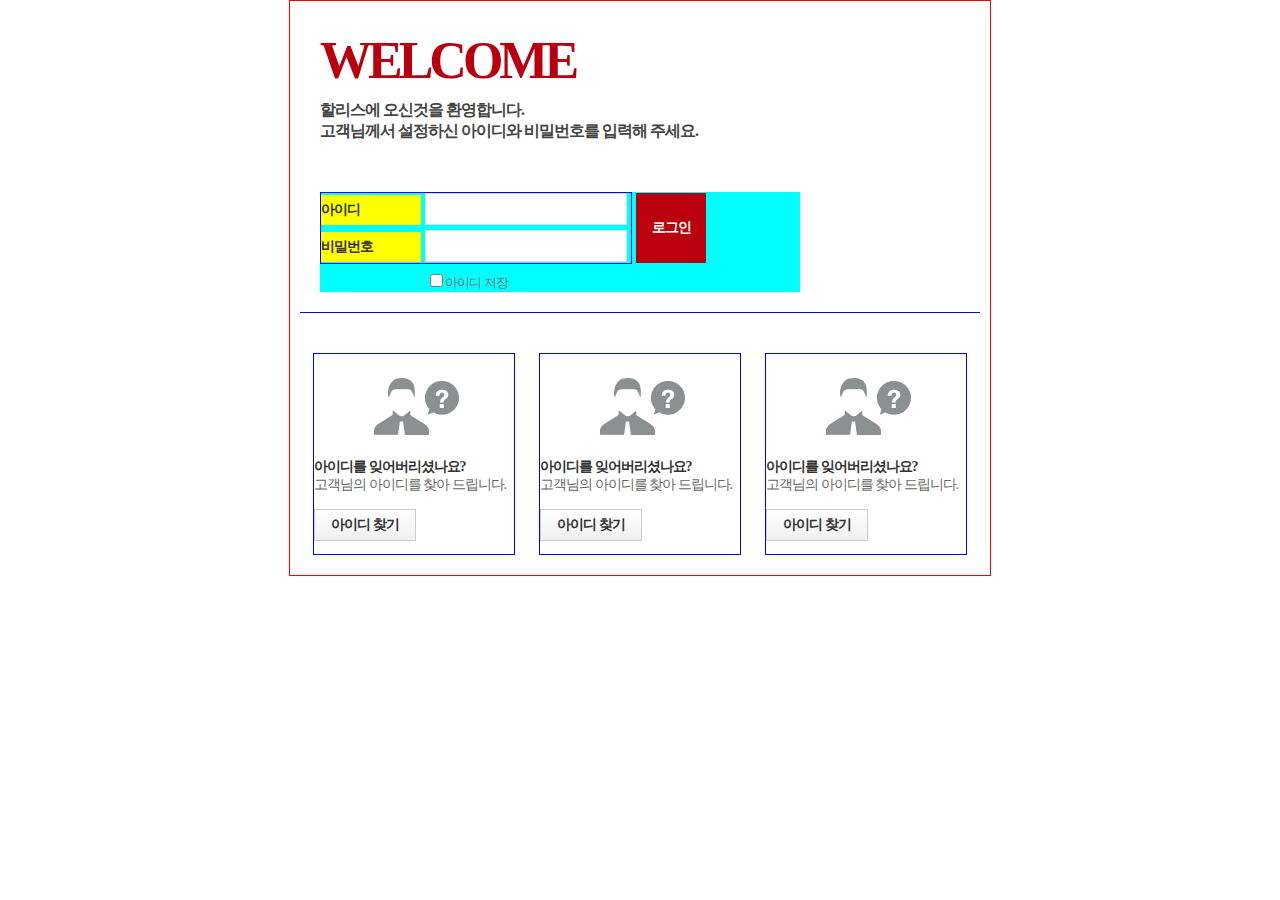
<file: 로그인폼-할리스커피.html>
<!DOCTYPE html>
<html lang="en">
<head>
    <meta charset="UTF-8">
    <meta name="viewport" content="width=device-width, initial-scale=1.0">
    <title>Document</title>
    <style>
        * { padding: 0; margin: 0;}
        a { text-decoration: none;}
        li { list-style: none;}

        #login { 
            width: 700px; 
            border: 1px solid red;
            margin: 0 auto;
            text-align: center;
        }
        #login h2 {
            text-align: left;
            padding: 30px 0 0 30px;
            color:#ba000e; font-size: 52px;
            text-transform: uppercase; letter-spacing: -4px;
        }

        #login h4 {
            text-align: left;
            padding: 10px 0 0 30px;
            color:#444; font-size: 16px;
            letter-spacing: -1px;
        }
        #login fieldset {
            width: 480px;
            background: cyan;
            border: 0;
            margin: 50px 0 0 30px;
            text-align: left;
        }
        #login ul {
            display: inline-block;
            vertical-align: middle;
        }
        #login ul.left { 
            width: 310px; height: 70px; border: 1px solid blue;
        }
        #login ul.right { 
            width: 70px; height: 70px; background: red;
        }
        #login label {
            display: inline-block;
            width: 100px; height: 30px; line-height: 30px;
            background: yellow;
            color:#333; font-size: 14px; letter-spacing: -1px; font-weight: bold;
        }
        #login ul.left input {
            width: 200px; height: 30px; border: 1px solid #ddd;
        }
        #login ul.left li:nth-child(2) {
            margin-top: 5px;
        }
        #login ul.right input {
            width: 70px; height: 70px; background: #ba000e;
            border: 0; 
            color:#fff; font-weight: bold; font-size: 14px; letter-spacing: -1px;
            cursor: pointer;
        }
        #login fieldset p {
            padding: 10px 0 0 110px;
            color:#777; font-size: 13px; letter-spacing: -1px;
        }

        #login p.line {
            width: 680px; height: 1px;
            background: blue;
            margin: 20px auto;
        }

        #login ul.down li {
            width: 200px; height: 200px; border: 1px solid blue;
            display: inline-block; vertical-align: middle;
            margin: 20px 10px;
        }

        #login ul.down li p.img {padding-top: 10px;}
        #login ul.down li p.txt {
            padding-top: 10px;
            text-align: left;
            color:#333; font-size: 14px; letter-spacing: -1px; font-weight: bold;
        }
        #login ul.down li p.txt  span {
            color:#666; font-weight: normal;
        }
        #login ul.down li p.btn a {
            
            display: block;

            width: 100px; height: 30px; line-height: 30px;
            background: linear-gradient(to bottom, #fff, #f0f0f0); border: 1px solid #ccc;

            color:#333; font-size: 14px; letter-spacing: -1px; font-weight: bold;

            margin-top: 15px;

        }
    </style>
</head>
<body>
    <div id="login">

        <h2>welcome</h2>

        <h4>
            할리스에 오신것을 환영합니다.<br>
            고객님께서 설정하신 아이디와 비밀번호를 입력해 주세요.
        </h4>

        <form>
            <fieldset>
                <ul class="left">
                    <li>
                        <label>아이디</label>
                        <input type="text">
                    </li>
                    <li>
                        <label>비밀번호</label>
                        <input type="password">
                    </li>
                </ul>

                <ul class="right">
                    <li><input type="submit" value="로그인"></li>
                </ul>

                <p><input type="checkbox"> 아이디 저장</p>
            </fieldset>
        </form>

        <p class="line"></p>

        <ul class="down">
            <li>
                <p class="img"><img src="images/hollys_down_icon1.jpg"></p>
                <p class="txt">
                    아이디를 잊어버리셨나요?<br>
                    <span>고객님의 아이디를 찾아 드립니다.</span>
                </p>
                <p class="btn"><a href="#a">아이디 찾기</a></p>
            </li>
            
            <li>
                <p class="img"><img src="images/hollys_down_icon1.jpg"></p>
                <p class="txt">
                    아이디를 잊어버리셨나요?<br>
                    <span>고객님의 아이디를 찾아 드립니다.</span>
                </p>
                <p class="btn"><a href="#a">아이디 찾기</a></p>
            </li>

            <li>
                <p class="img"><img src="images/hollys_down_icon1.jpg"></p>
                <p class="txt">
                    아이디를 잊어버리셨나요?<br>
                    <span>고객님의 아이디를 찾아 드립니다.</span>
                </p>
                <p class="btn"><a href="#a">아이디 찾기</a></p>
            </li>
            
        </ul>

    </div>
</body>
</html>
</file>
<file: css/ediya.css>
/*초기설정*/

* {
    padding: 0;
    margin: 0;
}

a {
    text-decoration: none;
}

/*레이아웃*/
/*상단메뉴*/
#top_menu {
    width: 900px;
    height: 70px;
    margin: 0 auto;
}

#top_menu p {
    display: inline-block;
    vertical-align: middle;
}

#top_menu p.line {
    width: 1px;
    height: 10px;
    background: #ddd;
    margin: 0 15px;
}

#top_menu p.login {
    margin-left: 330px;
}

#top_menu p a {
    color: #666;
    font-size: 14px;
    letter-spacing: -1px;
    /*자간*/
}

#top_menu p:hover a {
    color: #000;
}


/*로고메뉴*/
#nav {
    width: 900px;
    height: 90px;
    margin: 0 auto;
}


#nav p {
    display: inline-block;
    vertical-align: middle;
}

#nav p a {
    margin-right: 25px;

    color: #333;
    font-size: 18px;
    font-weight: bold;
    letter-spacing: -1px;
}

#nav p:hover a {
    color: #223c87;
}

/*공통상단메뉴 끝*/

/*메인이미지*/
#main {
    width: 900px;
    height: 700px;
    margin: 0 auto;
}

/*드림팩토리*/
#banner1 {
    width: 900px;
    height: 365px;
    margin: 0 auto;
    background-image: url(../images/dreamfactory_bg.jpg);
}

#banner1 h2 {
    padding-top: 60px;
    padding-left: 70px;

    color: #fff;
    font-size: 60px;
    text-transform: uppercase;
    /*글자를 대문자로*/
    font-family: Arial;
}

#banner1 h4 {
    padding-top: 20px;
    padding-left: 70px;

    color: #fff;
    font-size: 24px;
    font-family: Arial black;
    text-transform: uppercase;
}

#banner1 h6 {
    padding-top: 20px;
    padding-left: 70px;

    color: #fff;
    font-size: 14px;
    font-weight: normal;
    letter-spacing: -1px;
}

#banner1 p.btn {
    width: 180px;
    height: 40px;
    border: 1px solid #fff;

    margin-top: 30px;
    margin-left: 70px;

    text-align: center;
    line-height: 40px;

    color: #fff;
    font-size: 14px;
    letter-spacing: -1px;

    cursor: pointer;
    /*마우스 모양 손가락 표시*/

}


/*컬처랩*/
#banner2 {
    width: 900px;
    height: 350px;
    margin: 0 auto;
    background-image: url(../images/culturelab_bg.jpg);
    text-align: center;

}

#banner2 p.txt {
    padding-top: 40px;

    color: #fff;
    font-size: 20px;
    letter-spacing: -1px;
}

#banner2 p.txt span {
    font-weight: bold;
    font-family: Arial black;
}

#banner2 p.line {
    width: 70px;
    height: 1px;
    background: #276dc5;

    margin: 20px auto;
}


/*하단3단배너*/
#down_info {
    width: 900px;
    height: 380px;
    margin: 0 auto;
    text-align: center;

}

#down_info p {
    width: 280px;
    height: 280px;

    display: inline-block;
    /*한줄로배치*/

    margin: 50px 3px;
    /*상하 좌우여백*/

}

/*공통하단 시작*/
/* 하단메뉴 시작 */
#down_menu {
    width: 900px;
    height: 50px;
    line-height: 50px;
    background: #262626;
    border-bottom: 1px solid #464646;
    text-align: center;
    margin: 0 auto;
}

#down_menu p {
    display: inline-block;
    vertical-align: middle;

    margin: 0 20px;
}

#down_menu p a {
    font-size: 13px;
    color: #535353;
    letter-spacing: -1px;
    font-family: '돋움';
    font-weight: bold;
}

#down_menu p:hover a {
    color: #fff;
}

/*카피라이트*/
#copyright {
    width: 900px;
    height: 150px;
    background: #262626;
    margin: 0 auto;
    text-align: center;
}

#copyright p.img {
    margin-left: 150px;
    padding-top: 10px;
}

#copyright p.txt {
    font-size: 12px;
    color: #535353;
    letter-spacing: -1px;
    font-family: '돋움';
    font-weight: bold;

    padding-top: 10px;
}
</file>
<file: css/background-attachment.css>
* { padding: 0; margin: 0;}
a { text-decoration: none;}
li { list-style: none;}

#top {
    width: 800px; height: 300px;
    background: yellow;
    margin: 0 auto;
}

#nav {
    width: 800px; height: 50px;
    background: pink;
    margin: 0 auto;

    position: sticky;
    top:0;
}

#nav > ul > li {
    float: left;

    position: relative;
}
#nav > ul > li > a {
    display: block;

    width: 200px; height: 50px;
    line-height: 50px;
    text-align: center;

    background: #000;
    color:#fff;
}
/*서브메뉴*/
#nav > ul > li > ul.sub {
    background: red;
    position: absolute;
    left:0;
    top:50px;

    display: none;
}
#nav > ul:hover > li > ul.sub {
    display: block;
}

#nav > ul > li > ul.sub > li > a {
    display: block;

    width: 200px; height: 40px;

    line-height: 40px;
    text-align: center;

    background: orange;
    color:#fff;
}


#main {
    width: 800px; height: 500px;
    background: cyan;
    margin: 0 auto;
}

#wrap_banner {
    width: 100%;
    height: 200px;

    background: url(../images/join_bg.jpg)no-repeat;
    background-size: cover;
    background-attachment: fixed;
}
#banner {
    width: 800px; height: 200px;
    text-align: center;
    margin: 0 auto;
    color:#fff;
}
#banner p.txt {
    padding-top: 50px;
    font-size: 18px;
    font-weight: bold;
    letter-spacing: -1px;
}

#banner p.btn {
    border: 1px solid #fff;
    display: inline-block;
    padding: 10px 30px;

    margin-top: 30px;

    font-size: 18px;
    font-weight: bold;
    letter-spacing: -1px;
    cursor: pointer;
}


#down {
    width: 800px; height: 500px;
    background: orange;
    margin: 0 auto;
}

#copy {
    width: 800px; height: 400px;
    background: gray;
    margin: 0 auto;
}
</file>
<file: css/coffeelab.css>
/*초기설정*/

* {
    padding: 0;
    margin: 0;
}

a {
    text-decoration: none;
}

/*레이아웃*/
/*상단메뉴*/
#top_menu {
    width: 900px;
    height: 70px;
    margin: 0 auto;
}

#top_menu p {
    display: inline-block;
    vertical-align: middle;
}

#top_menu p.line {
    width: 1px;
    height: 10px;
    background: #ddd;
    margin: 0 15px;
}

#top_menu p.login {
    margin-left: 330px;
}

#top_menu p a {
    color: #666;
    font-size: 14px;
    letter-spacing: -1px;
    /*자간*/
}

#top_menu p:hover a {
    color: #000;
}


/*로고메뉴*/
#nav {
    width: 900px;
    height: 90px;
    margin: 0 auto;
}


#nav p {
    display: inline-block;
    vertical-align: middle;
}

#nav p a {
    margin-right: 25px;

    color: #333;
    font-size: 18px;
    font-weight: bold;
    letter-spacing: -1px;
}

#nav p:hover a {
    color: #223c87;
}

/*공통상단메뉴 끝*/




/*커피랩 영역시작*/
#coffeelab_section1 {
    width: 900px;
    height: 494px;
    background: url(../images/coffeelab_bg.jpg);
    margin: 0 auto;
    text-align: center;
}
#coffeelab_section1 p.img {
    padding-top: 50px;
}

#coffeelab_section1 h2 {
    padding-top: 30px;

    color: #fff;
    font-size: 28px;
    letter-spacing: -2px; /*자간*/
}

#coffeelab_section1 p.txt {
    padding-top: 15px;

    color: #fff;
    font-size: 16px;
    letter-spacing: -1px; /*자간*/
}

/*중앙영역상단*/
#coffeelab_section2 {
    width: 900px;
    height: 240px;
    background: #000;
    margin: 0 auto;
    text-align: center;
}

#coffeelab_section2 p.line1 {
    width: 425px;
    height: 2px;
    background: #78593a;

    margin: 0 auto;
    margin-top: 50px;
    display: inline-block;
}

#coffeelab_section2 p.line2 {
    width: 425px;
    height: 2px;
    background: #78593a;

    margin: 0 auto;
    margin-top: 15px;
    display: inline-block;
}

#coffeelab_section2 h2 {
    padding-top: 10px;

    color:#fff;
    font-size: 24px;
    letter-spacing: -2px;
}

#coffeelab_section2 p.txt {
    padding-top: 20px;

    color:#78593a;
    font-size: 14px;
    letter-spacing: -1px;
}

/*중앙영역 하단*/
#coffeelab_section3 {
    width: 900px;
    height: 230px;
    background: #000;
    margin: 0 auto;
    text-align: center;
}

#coffeelab_section3 div {
    width: 230px;
    height: 230px;
    background: #000;

    display: inline-block;
    vertical-align: middle;

    margin: 0 20px;    
}
#coffeelab_section3 div p.img {
    padding-top: 20px;
}

#coffeelab_section3 div p.txt {
    padding-top: 20px;

    color:#78593a;
    font-size: 14px;
    letter-spacing: -1px;
}


/*공통하단 시작*/
/* 하단메뉴 시작 */
#down_menu {
    width: 900px;
    height: 50px;
    line-height: 50px;
    background: #262626;
    border-bottom: 1px solid #464646;
    text-align: center;
    margin: 0 auto;
}

#down_menu p {
    display: inline-block;
    vertical-align: middle;

    margin: 0 20px;
}

#down_menu p a {
    font-size: 13px;
    color: #535353;
    letter-spacing: -1px;
    font-family: '돋움';
    font-weight: bold;
}

#down_menu p:hover a {
    color: #fff;
}

/*카피라이트*/
#copyright {
    width: 900px;
    height: 150px;
    background: #262626;
    margin: 0 auto;
    text-align: center;
}

#copyright p.img {
    margin-left: 150px;
    padding-top: 10px;
}

#copyright p.txt {
    font-size: 12px;
    color: #535353;
    letter-spacing: -1px;
    font-family: '돋움';
    font-weight: bold;

    padding-top: 10px;
}
</file>
<file: css/culturelab.css>
/*초기설정*/

* {
    padding: 0;
    margin: 0;
}

a {
    text-decoration: none;
}

/*레이아웃*/
/*상단메뉴*/
#top_menu {
    width: 900px;
    height: 70px;
    margin: 0 auto;
}

#top_menu p {
    display: inline-block;
    vertical-align: middle;
}

#top_menu p.line {
    width: 1px;
    height: 10px;
    background: #ddd;
    margin: 0 15px;
}

#top_menu p.login {
    margin-left: 330px;
}

#top_menu p a {
    color: #666;
    font-size: 14px;
    letter-spacing: -1px;
    /*자간*/
}

#top_menu p:hover a {
    color: #000;
}


/*로고메뉴*/
#nav {
    width: 900px;
    height: 90px;
    margin: 0 auto;
}


#nav p {
    display: inline-block;
    vertical-align: middle;
}

#nav p a {
    margin-right: 25px;

    color: #333;
    font-size: 18px;
    font-weight: bold;
    letter-spacing: -1px;
}

#nav p:hover a {
    color: #223c87;
}

/*공통상단메뉴 끝*/




/*컬처랩 영역시작*/
#culturelab_section1 {
    width: 900px;
    height: 400px;
    background: url(../images/culturelab_top_bg.jpg);
    margin: 0 auto;
    text-align: center;
}

#culturelab_section1 p.img {
    padding-top: 60px;
}

#culturelab_section1 h2 {
    padding-top: 30px;

    color: #fff;
    font-size: 28px;
    letter-spacing: -2px;
}

#culturelab_section1 p.txt {
    padding-top: 15px;

    color: #fff;
    font-size: 16px;
    letter-spacing: -1px;
}


/*이디야 특별 공연현장 영역*/
#culturelab_section2 {
    width: 900px;
    height: 640px;
    margin: 0 auto;
    text-align: center;
}

#culturelab_section2 h2 {
    padding-top: 30px;
}

#culturelab_section2 p.line {
    width: 50px;
    height: 2px;
    background: red;
    margin: 30px auto;
}


/*공통하단 시작*/
/* 하단메뉴 시작 */
#down_menu {
    width: 900px;
    height: 50px;
    line-height: 50px;
    background: #262626;
    border-bottom: 1px solid #464646;
    text-align: center;
    margin: 0 auto;
}

#down_menu p {
    display: inline-block;
    vertical-align: middle;

    margin: 0 20px;
}

#down_menu p a {
    font-size: 13px;
    color: #535353;
    letter-spacing: -1px;
    font-family: '돋움';
    font-weight: bold;
}

#down_menu p:hover a {
    color: #fff;
}

/*카피라이트*/
#copyright {
    width: 900px;
    height: 150px;
    background: #262626;
    margin: 0 auto;
    text-align: center;
}

#copyright p.img {
    margin-left: 150px;
    padding-top: 10px;
}

#copyright p.txt {
    font-size: 12px;
    color: #535353;
    letter-spacing: -1px;
    font-family: '돋움';
    font-weight: bold;

    padding-top: 10px;
}
</file>
<file: css/event.css>
/*초기설정*/

* {
    padding: 0;
    margin: 0;
}

a {
    text-decoration: none;
}

/*레이아웃*/
/*상단메뉴*/
#top_menu {
    width: 900px;
    height: 70px;
    margin: 0 auto;
}

#top_menu p {
    display: inline-block;
    vertical-align: middle;
}

#top_menu p.line {
    width: 1px;
    height: 10px;
    background: #ddd;
    margin: 0 15px;
}

#top_menu p.login {
    margin-left: 330px;
}

#top_menu p a {
    color: #666;
    font-size: 14px;
    letter-spacing: -1px;
    /*자간*/
}

#top_menu p:hover a {
    color: #000;
}


/*로고메뉴*/
#nav {
    width: 900px;
    height: 90px;
    margin: 0 auto;
}


#nav p {
    display: inline-block;
    vertical-align: middle;
}

#nav p a {
    margin-right: 25px;

    color: #333;
    font-size: 18px;
    font-weight: bold;
    letter-spacing: -1px;
}

#nav p:hover a {
    color: #223c87;
}

/*공통상단메뉴 끝*/




/*이벤트 영역시작*/
#event_section1 {
    width: 800px; height: 250px;
    background: url(../images/info_topbanner_bg.jpg);
    margin: 0 auto;
}

#event_section1 h2 {
    padding-top: 50px;
    padding-left: 210px;

    color:#333; font-size: 40px;
    letter-spacing: -4px;
}
#event_section1 h4 {
    padding-top: 10px;
    padding-left: 150px;

    color:#666; font-size: 20px;
    letter-spacing: -2px;
}
#event_section1 p.btn {
    width: 140px; height: 45px;
    background: #888;

    margin-top: 20px;
    margin-left: 240px;
    text-align: center;
    line-height: 45px;

    color:#fff; font-size: 16px;
    letter-spacing: -1px;

    cursor: pointer; /*손가락 모양 표시*/
}

/*이디야소식 표/기타사항 영역*/
#event_section2 {
    width: 800px; 
    /* background: yellow; */
    margin: 0 auto;
}

#event_section2 p.img {
    padding-top: 10px;
    padding-left: 35px;
}

#event_section2 p.txt {
    padding-left: 35px;

    color:#151f50;
    font-size: 24px;
    letter-spacing: -2px;
    font-weight: bold;
}

#event_section2 table {
    border-collapse: collapse;
    margin: 20px auto;
}
#event_section2 table td {
    border: 1px solid #ddd;
    text-align: center;
    font-size: 14px;
    color:#333;
    letter-spacing: -1px;
}
#event_section2 table td span {
    font-weight: bold;
}

#event_section2 table td.left {
    text-align: left;
    padding-left: 10px;
}

#event_section2 table tr.first td {
    background: #6e9dd3;
    color:#fff;
}

#event_section2 p.etc {
    padding-top: 20px;
    padding-left: 35px;

    color:#555; font-size: 14px;
    letter-spacing: -1px;

    line-height: 2;

    padding-bottom: 30px;
}


/*전형절차*/
#event_section3 {
    width: 800px; height: 300px;
    /* background: pink; */
    margin: 0 auto;
    text-align: center;
}

#event_section3 p.img {
    padding-top: 10px;
    padding-left: 35px;

    text-align: left;
}

#event_section3 p.txt {
    padding-left: 35px;

    color:#151f50;
    font-size: 24px;
    letter-spacing: -2px;
    font-weight: bold;

    text-align: left;
}

#event_section3 div {
    width: 140px; height: 140px;
    /* background: cyan; */

    display: inline-block;
    vertical-align: middle;

    margin: 30px 10px;
}

#event_section3 div p.icon {
    padding-top: 15px;
}
#event_section3 div p.line {
    width: 100px; height: 1px;
    background: #fff;
    margin: 5px auto;
}
#event_section3 div p.txt1 {
    color:#fff; font-size: 16px;
    font-weight: bold; letter-spacing: -1px;
}
#event_section3 div p.txt2 {
    padding-top: 25px;

    color:#fff; font-size: 13px;
    letter-spacing: -1px;
}

#event_section3 div.box1 {
    background: #014e9e;
}
#event_section3 div.box2 {
    background: #3781ca;
}
#event_section3 div.box3 {
    background: #014e9e;
}
#event_section3 div.box4 {
    background: #3781ca;
}


/*공통하단 시작*/
/* 하단메뉴 시작 */
#down_menu {
    width: 900px;
    height: 50px;
    line-height: 50px;
    background: #262626;
    border-bottom: 1px solid #464646;
    text-align: center;
    margin: 0 auto;
}

#down_menu p {
    display: inline-block;
    vertical-align: middle;

    margin: 0 20px;
}

#down_menu p a {
    font-size: 13px;
    color: #535353;
    letter-spacing: -1px;
    font-family: '돋움';
    font-weight: bold;
}

#down_menu p:hover a {
    color: #fff;
}

/*카피라이트*/
#copyright {
    width: 900px;
    height: 150px;
    background: #262626;
    margin: 0 auto;
    text-align: center;
}

#copyright p.img {
    margin-left: 150px;
    padding-top: 10px;
}

#copyright p.txt {
    font-size: 12px;
    color: #535353;
    letter-spacing: -1px;
    font-family: '돋움';
    font-weight: bold;

    padding-top: 10px;
}
</file>
<file: css/member.css>
/*초기설정*/

* {
    padding: 0;
    margin: 0;
}

a {
    text-decoration: none;
}

/*레이아웃*/
/*상단메뉴*/
#top_menu {
    width: 900px;
    height: 70px;
    margin: 0 auto;
}

#top_menu p {
    display: inline-block;
    vertical-align: middle;
}

#top_menu p.line {
    width: 1px;
    height: 10px;
    background: #ddd;
    margin: 0 15px;
}

#top_menu p.login {
    margin-left: 330px;
}

#top_menu p a {
    color: #666;
    font-size: 14px;
    letter-spacing: -1px;
    /*자간*/
}

#top_menu p:hover a {
    color: #000;
}


/*로고메뉴*/
#nav {
    width: 900px;
    height: 90px;
    margin: 0 auto;
}


#nav p {
    display: inline-block;
    vertical-align: middle;
}

#nav p a {
    margin-right: 25px;

    color: #333;
    font-size: 18px;
    font-weight: bold;
    letter-spacing: -1px;
}

#nav p:hover a {
    color: #223c87;
}

/*공통상단메뉴 끝*/




/*멤버스 영역시작*/
#member_section1 {
    width: 900px; height: 300px;
    background: url(../images/member_topbg.jpg);
    margin: 0 auto;
}

#member_section1 h2 {
    padding-top: 60px;
    padding-left: 370px;

    color:#2b3a99;
    font-size: 26px;
    letter-spacing: -2px;
}

#member_section1 p {
    padding-top: 30px;
    padding-left: 370px;

    color:#5f709e;
    font-size: 14px;
    letter-spacing: -1px;

    line-height: 1.7;
}

/*등급 및 혜택*/
#member_section2 {
    width: 900px; height: 150px;
    margin: 0 auto;
    text-align: center;
}

#member_section2 h2 {
    padding-top: 20px;

    color:#2b3a99;
    font-size: 18px;
    letter-spacing: -1px;
}

#member_section2 p.line {
    width: 20px; height: 2px;
    background: #a7a7a7;
    margin: 20px auto;
}
#member_section2 p.txt {
    color:#333;
    font-size: 13px;
    letter-spacing: -1px;
}

/*등급4종*/
#member_section3 {
    width: 900px; height: 210px;
    /* background: pink; */
    margin: 0 auto;
    text-align: center;
}

#member_section3 p {
    width: 200px; height: 210px;
    background: orange;

    display: inline-block;
    vertical-align: middle;

    margin: 0 5px;
}

/*혜택안내*/
#member_section4 {
    width: 845px; height: 100px;
    background: #f5f5f5;
    margin: 20px auto;
}

#member_section4 h2 {
    padding-top: 15px;
    padding-left: 40px;

    color:#333; font-size: 14px;
    letter-spacing: -1px;
}

#member_section4 p {
    padding-top: 10px;
    padding-left: 40px;

    color:#666; font-size: 12px;
    letter-spacing: -1px;

    line-height: 1.7;
}


/*이용안내*/
#member_section5 {
    width: 845px; height: 160px;
    background: #f5f5f5;
    margin: 20px auto;
}

#member_section5 h2 {
    padding-top: 15px;
    padding-left: 40px;

    color:#333; font-size: 14px;
    letter-spacing: -1px;
}

#member_section5 p {
    padding-top: 10px;
    padding-left: 40px;

    color:#666; font-size: 12px;
    letter-spacing: -1px;

    line-height: 1.7;
}



/*공통하단 시작*/
/* 하단메뉴 시작 */
#down_menu {
    width: 900px;
    height: 50px;
    line-height: 50px;
    background: #262626;
    border-bottom: 1px solid #464646;
    text-align: center;
    margin: 0 auto;
}

#down_menu p {
    display: inline-block;
    vertical-align: middle;

    margin: 0 20px;
}

#down_menu p a {
    font-size: 13px;
    color: #535353;
    letter-spacing: -1px;
    font-family: '돋움';
    font-weight: bold;
}

#down_menu p:hover a {
    color: #fff;
}

/*카피라이트*/
#copyright {
    width: 900px;
    height: 150px;
    background: #262626;
    margin: 0 auto;
    text-align: center;
}

#copyright p.img {
    margin-left: 150px;
    padding-top: 10px;
}

#copyright p.txt {
    font-size: 12px;
    color: #535353;
    letter-spacing: -1px;
    font-family: '돋움';
    font-weight: bold;

    padding-top: 10px;
}
</file>
<file: css/menu.css>
/*초기설정*/

* {
    padding: 0;
    margin: 0;
}

a {
    text-decoration: none;
}

/*레이아웃*/
/*상단메뉴*/
#top_menu {
    width: 900px;
    height: 70px;
    margin: 0 auto;
}

#top_menu p {
    display: inline-block;
    vertical-align: middle;
}

#top_menu p.line {
    width: 1px;
    height: 10px;
    background: #ddd;
    margin: 0 15px;
}

#top_menu p.login {
    margin-left: 330px;
}

#top_menu p a {
    color: #666;
    font-size: 14px;
    letter-spacing: -1px;
    /*자간*/
}

#top_menu p:hover a {
    color: #000;
}


/*로고메뉴*/
#nav {
    width: 900px;
    height: 90px;
    margin: 0 auto;
}


#nav p {
    display: inline-block;
    vertical-align: middle;
}

#nav p a {
    margin-right: 25px;

    color: #333;
    font-size: 18px;
    font-weight: bold;
    letter-spacing: -1px;
}

#nav p:hover a {
    color: #223c87;
}

/*공통상단메뉴 끝*/

/*메뉴영역시작*/
#menu_section1 {
    width: 900px; height: 400px;
    background-image: url(../images/menu_section1_bg.jpg);
    margin: 0 auto;
    text-align: center;
}

#menu_section1 h2 {
    padding-top: 60px;

    color:#fff; font-size: 44px;
    font-weight: normal; letter-spacing: -4px;
}

#menu_section1 h4 {
    padding-top: 30px;

    color:#fff; font-size: 28px;
    font-weight: normal; letter-spacing: -1px;
}

#menu_section1 h6 {
    padding-top: 30px;

    color:#fff; font-size: 18px;
    font-weight: normal; letter-spacing: -1px;
}

#menu_section1 p {
    width: 185px; height: 40px;
    border: 1px solid #fff;
    color:#fff; font-size: 14px;
    line-height: 40px;

    display: inline-block;
    margin: 40px 0;
    margin-left: -6px;
}
#menu_section1 p:hover {
    background: #fff; color:#333;
    font-weight: bold;
    cursor: pointer;
}


#menu_section1 p.btn2 {
    border-left: 0;
}
#menu_section1 p.btn3 {
    border-left: 0;
}


/*음료*/
#menu_section2 {
    width: 900px; height: 320px;
    background-image: url(../images/menu_section2_bg.jpg);
    margin: 0 auto;
}

#menu_section2 h2 {
    padding-top: 40px;
    padding-left: 60px;

    color:#333;
    font-size: 36px;
    font-weight: normal;
    letter-spacing: -3px;

}

#menu_section2 p.line {
    width: 70px; height: 1px;
    background: #333;
    
    margin-top: 20px;
    margin-left: 60px;
}

#menu_section2 h4 {
    padding-top: 20px;
    padding-left: 60px;

    color:#333;
    font-size: 18px;
    font-weight: bold;
    letter-spacing: -1px;

}

#menu_section2 h6 {
    padding-top: 20px;
    padding-left: 60px;

    color:#666;
    font-size: 16px;
    font-weight: normal;
    letter-spacing: -1px;

}

#menu_section2 p.btn {
    width: 160px; height: 40px;
    border: 1px solid #333;

    margin-top: 20px;
    margin-left: 60px;

    text-align: center;
    line-height: 40px;

    color:#333; font-size: 14px;
    letter-spacing: -1px;

    cursor: pointer;
}

#menu_section2 p.btn:hover {
    background: #223d82;
    color:#fff;
}


/*베이커리*/
#menu_section3 {
    width: 900px; height: 320px;
    background-image: url(../images/menu_section3_bg.jpg);
    margin: 0 auto;
}

#menu_section3 h2 {
    padding-top: 40px;
    padding-left: 480px;

    color:#fff;
    font-size: 36px;
    font-weight: normal;
    letter-spacing: -3px;

}

#menu_section3 p.line {
    width: 70px; height: 1px;
    background: #fff;
    
    margin-top: 20px;
    margin-left: 480px;
}

#menu_section3 h4 {
    padding-top: 20px;
    padding-left: 480px;

    color:#fff;
    font-size: 18px;
    font-weight: bold;
    letter-spacing: -1px;

}

#menu_section3 h6 {
    padding-top: 20px;
    padding-left: 480px;

    color:#fff;
    font-size: 16px;
    font-weight: normal;
    letter-spacing: -1px;

}

#menu_section3 p.btn {
    width: 160px; height: 40px;
    border: 1px solid #fff;

    margin-top: 20px;
    margin-left: 480px;

    text-align: center;
    line-height: 40px;

    color:#fff; font-size: 14px;
    letter-spacing: -1px;

    cursor: pointer;
}

#menu_section3 p.btn:hover {
    background: #fff;
    color:#000;
}


/*원두*/
#menu_section4 {
    width: 900px; height: 320px;
    background-image: url(../images/menu_section4_bg.jpg);
    margin: 0 auto;
}

#menu_section4 h2 {
    padding-top: 40px;
    padding-left: 60px;

    color:#333;
    font-size: 36px;
    font-weight: normal;
    letter-spacing: -3px;

}

#menu_section4 p.line {
    width: 70px; height: 1px;
    background: #333;
    
    margin-top: 20px;
    margin-left: 60px;
}

#menu_section4 h4 {
    padding-top: 20px;
    padding-left: 60px;

    color:#333;
    font-size: 18px;
    font-weight: bold;
    letter-spacing: -1px;

}

#menu_section4 h6 {
    padding-top: 20px;
    padding-left: 60px;

    color:#666;
    font-size: 16px;
    font-weight: normal;
    letter-spacing: -1px;

}

#menu_section4 p.btn {
    width: 160px; height: 40px;
    border: 1px solid #333;

    margin-top: 20px;
    margin-left: 60px;

    text-align: center;
    line-height: 40px;

    color:#333; font-size: 14px;
    letter-spacing: -1px;

    cursor: pointer;
}

#menu_section4 p.btn:hover {
    background: #223d82;
    color:#fff;
}





/*공통하단 시작*/
/* 하단메뉴 시작 */
#down_menu {
    width: 900px;
    height: 50px;
    line-height: 50px;
    background: #262626;
    border-bottom: 1px solid #464646;
    text-align: center;
    margin: 0 auto;
}

#down_menu p {
    display: inline-block;
    vertical-align: middle;

    margin: 0 20px;
}

#down_menu p a {
    font-size: 13px;
    color: #535353;
    letter-spacing: -1px;
    font-family: '돋움';
    font-weight: bold;
}

#down_menu p:hover a {
    color: #fff;
}

/*카피라이트*/
#copyright {
    width: 900px;
    height: 150px;
    background: #262626;
    margin: 0 auto;
    text-align: center;
}

#copyright p.img {
    margin-left: 150px;
    padding-top: 10px;
}

#copyright p.txt {
    font-size: 12px;
    color: #535353;
    letter-spacing: -1px;
    font-family: '돋움';
    font-weight: bold;

    padding-top: 10px;
}
</file>
